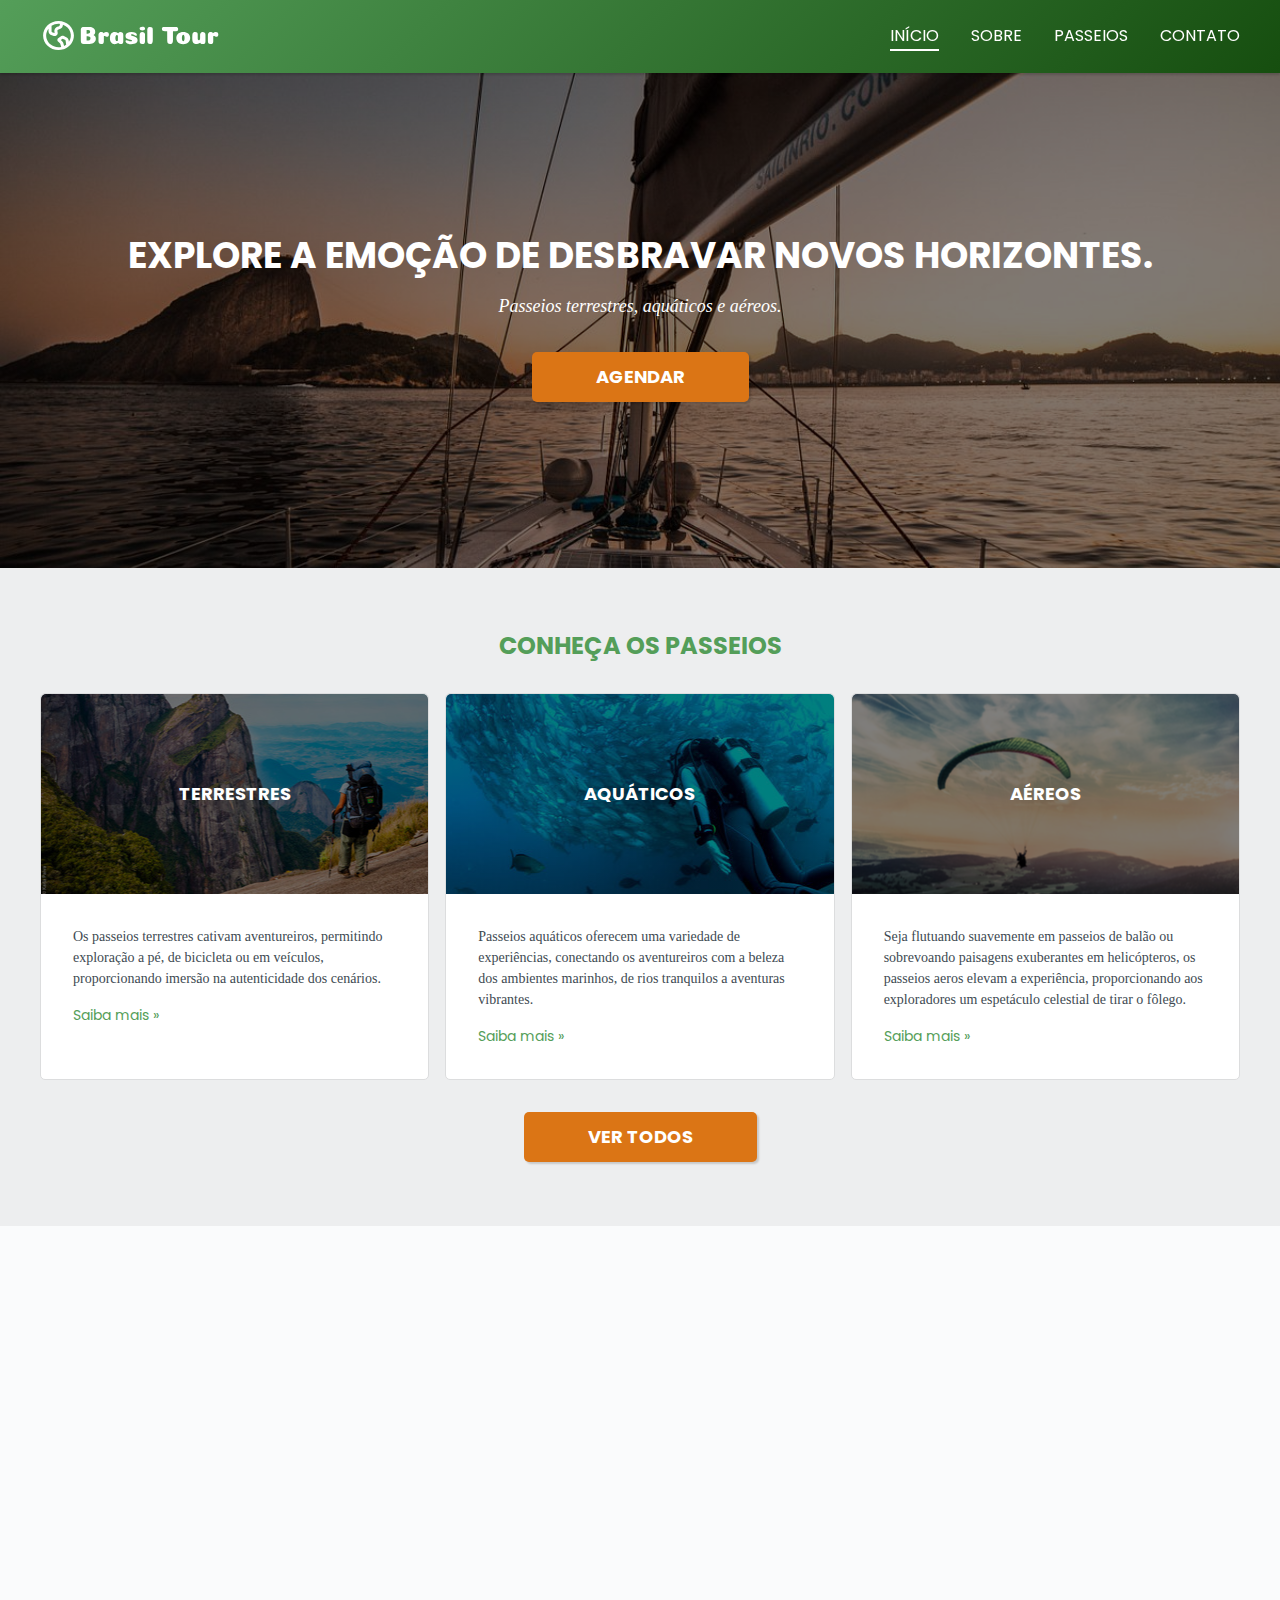
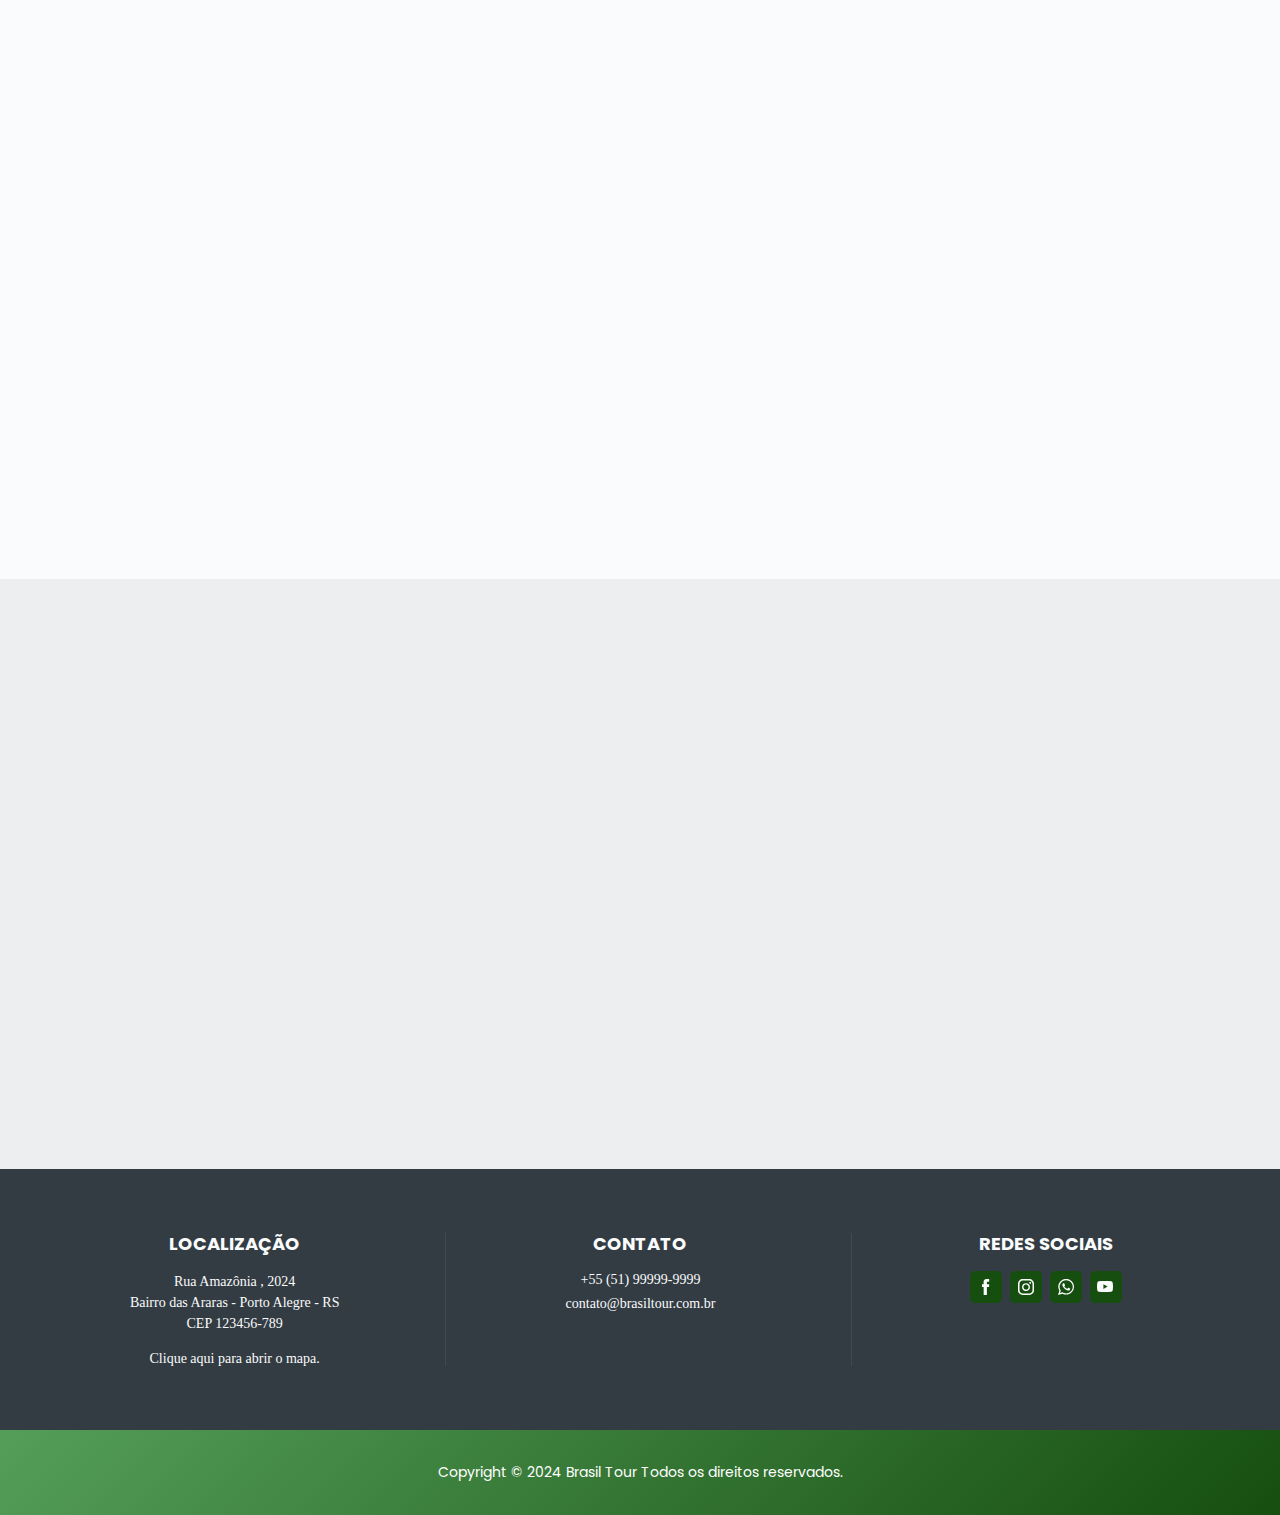
<file: index.html>
<!DOCTYPE html>
<html lang="pt-br">
  <head>
    <meta charset="UTF-8" />
    <title>Brasil Tour | Explore a emoção de desbravar novos horizontes</title>
    <meta http-equiv="X-UA-Compatible" content="IE=edge" />
    <link rel="shortcut icon" href="favicon.ico" type="image/x-icon" />
    <meta
      name="viewport"
      content="width=device-width, initial-scale=1.0"
      shrink-to-fit="no"
    />
    <link rel="preconnect" href="https://fonts.googleapis.com" />
    <link rel="preconnect" href="https://fonts.gstatic.com" crossorigin />
    <link
      href="https://fonts.googleapis.com/css2?family=Poppins:wght@400;700&display=swap"
      rel="stylesheet"
    />

    <link rel="stylesheet" href="./css/style.css" />

    <script>
      document.documentElement.classList.add("js");
    </script>
  </head>

  <body>
    <header class="header">
      <nav class="container header-container">
        <a href="./"><img src="./img/brasil-tour.svg" alt="Brasil Tour" /></a>
        <button data-menu="hamburguer" aria-controls="menu">Menu</button>
        <ul data-menu="lista" id="menu">
          <li><a class="ativo" href="./">Início</a></li>
          <li><a href="sobre.html">Sobre</a></li>
          <li><a href="passeios.html">Passeios</a></li>
          <li><a href="contato.html">Contato</a></li>
        </ul>
      </nav>
    </header>
    <main class="main">
      <div class="container">
        <h1>Explore a emoção de desbravar novos horizontes.</h1>
        <p>Passeios terrestres, aquáticos e aéreos.</p>
        <a class="cta" href="contato.html">Agendar</a>
      </div>
    </main>
    <section class="passeios-home" data-animate="scroll">
      <div class="container">
        <h1 class="titulo">Conheça os Passeios</h1>
        <ul class="passeios-home-lista">
          <li>
            <h2>Terrestres</h2>
            <p>
              Os passeios terrestres cativam aventureiros, permitindo exploração
              a pé, de bicicleta ou em veículos, proporcionando imersão na
              autenticidade dos cenários.
              <a href="passeios.html?#terrestre">Saiba mais »</a>
            </p>
          </li>
          <li>
            <h2>Aquáticos</h2>
            <p>
              Passeios aquáticos oferecem uma variedade de experiências,
              conectando os aventureiros com a beleza dos ambientes marinhos, de
              rios tranquilos a aventuras vibrantes.
              <a href="passeios.html">Saiba mais »</a>
            </p>
          </li>
          <li>
            <h2>Aéreos</h2>
            <p>
              Seja flutuando suavemente em passeios de balão ou sobrevoando
              paisagens exuberantes em helicópteros, os passeios aeros elevam a
              experiência, proporcionando aos exploradores um espetáculo
              celestial de tirar o fôlego.
              <a href="passeios.html">Saiba mais »</a>
            </p>
          </li>
        </ul>

        <a class="cta" href="passeios.html">Ver todos</a>
      </div>
    </section>
    <section class="galeria-home container" data-animate="scroll">
      <h1 class="titulo">Galeria de fotos</h1>
      <ul class="galeria-lista">
        <li><img src="img/quadriciclo.jpg" alt="Quadriciclo" /></li>
        <li><img src="img/balonismo.jpg" alt="Balonismo" /></li>
        <li><img src="img/salto-duplo.jpg" alt="Salto duplo" /></li>
        <li>
          <img src="img/mergulho-cilindro.jpg" alt="Mergulho de Cilindro" />
        </li>
      </ul>
      <a href="passeios.html" class="cta">Ver mais</a>
    </section>
    <section class="sobre-home">
      <div class="container" data-animate="scroll">
        <h1 class="titulo">Sobre a empresa</h1>
        <div class="sobre-container">
          <img src="img/brasil-tour-logo.svg" alt="Brasil Tour" />
          <p>
            A Brasil Tour nasceu do profundo desejo de explorar as riquezas
            deslumbrantes de nosso país. Inspirados pela diversidade cultural,
            pelas paisagens exuberantes e pelo calor humano, buscamos
            transformar a simples vontade de viajar em experiências
            inesquecíveis. Mesmo sem asas, alçamos voo com a imaginação e a
            paixão por desbravar os recantos fascinantes do Brasil.
          </p>
        </div>
        <blockquote class="sobre-quote">
          “Somos uma comunidade de visionários, onde para nós, nem mesmo o
          horizonte é o limite.”
          <cite class="sobre-cite">- Fundador da Brasil Tour</cite>
        </blockquote>
        <a href="sobre.html" class="cta">Sobre</a>
      </div>
    </section>

    <footer class="footer">
      <div class="container">
        <ul class="footer-container">
          <li>
            <h2>Localização</h2>
            <p>
              Rua Amazônia , 2024 <br />
              Bairro das Araras - Porto Alegre - RS <br />
              CEP 123456-789
            </p>
            <br />
            <a
              href="https://www.google.com/maps?hl=pt-BR&gl=br&um=1&ie=UTF-8&fb=1&sa=X&ftid=0x951978fd87d8621b:0xd0413b8f8b08637a"
              target="_blank"
              >Clique aqui para abrir o mapa.</a
            >
          </li>
          <li>
            <h2>Contato</h2>
            <ul class="footer-contato">
              <li><a href="tel:+5551999999999">+55 (51) 99999-9999</a></li>
              <li>
                <a href="mailto:contato@brasiltour.com.br"
                  >contato@brasiltour.com.br</a
                >
              </li>
            </ul>
          </li>
          <li>
            <h2>Redes sociais</h2>
            <ul class="redes-sociais">
              <li>
                <a href="https://www.facebook.com" target="_blank">
                  <img src="img/facebook.svg" alt="facebook Brasil Tour" />
                </a>
              </li>
              <li>
                <a href="https://www.instagram.com" target="_blank">
                  <img src="img/instagram.svg" alt="Instagram Brasil Tour" />
                </a>
              </li>
              <li>
                <a href="https://www.whatsapp.com" target="_blank">
                  <img src="img/whatsapp.svg" alt="Whatsapp Brasil Tour" />
                </a>
              </li>
              <li>
                <a href="https://www.youtube.com" target="_blank">
                  <img src="img/youtube.svg" alt="Youtube Brasil Tour" />
                </a>
              </li>
            </ul>
          </li>
        </ul>
      </div>
      <div class="copyright">
        <p>Copyright © 2024 Brasil Tour Todos os direitos reservados.</p>
      </div>
    </footer>

    <script src="./js/script.js" type="module"></script>
  </body>
</html>
</file>
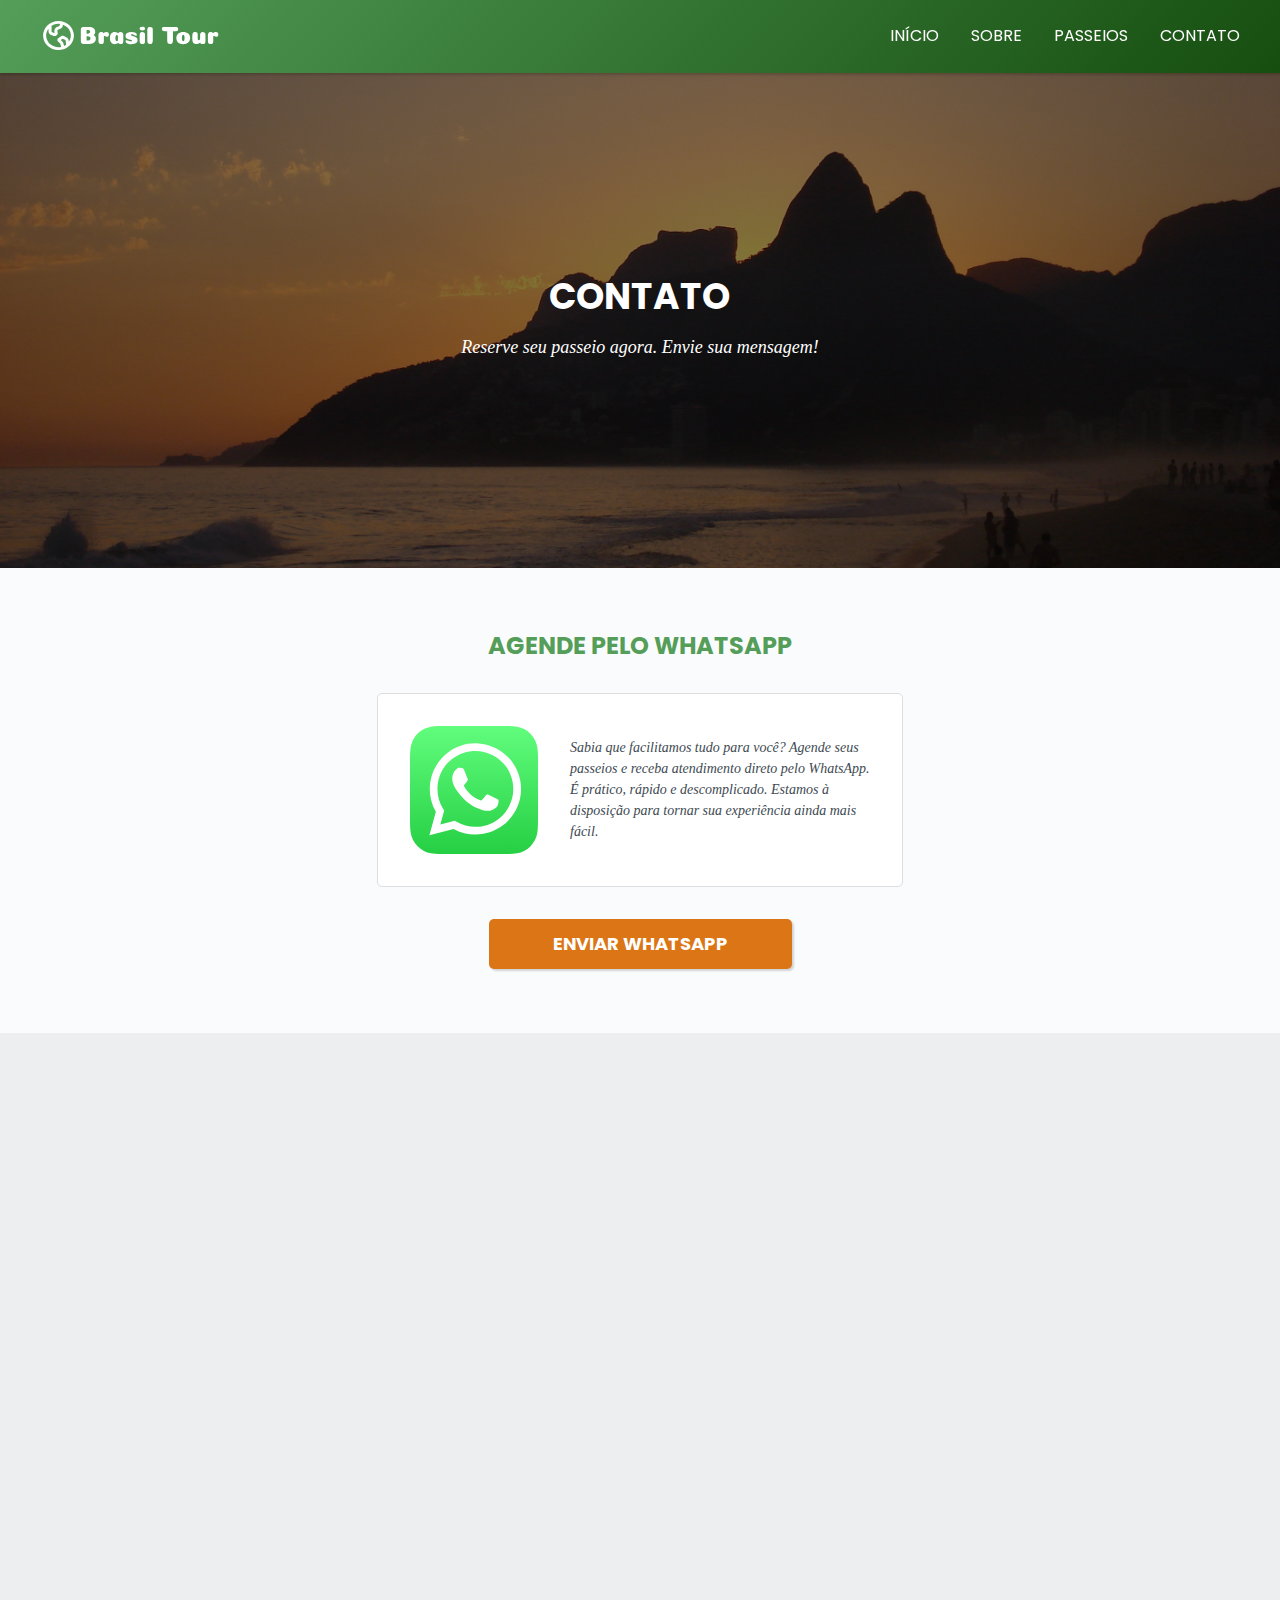
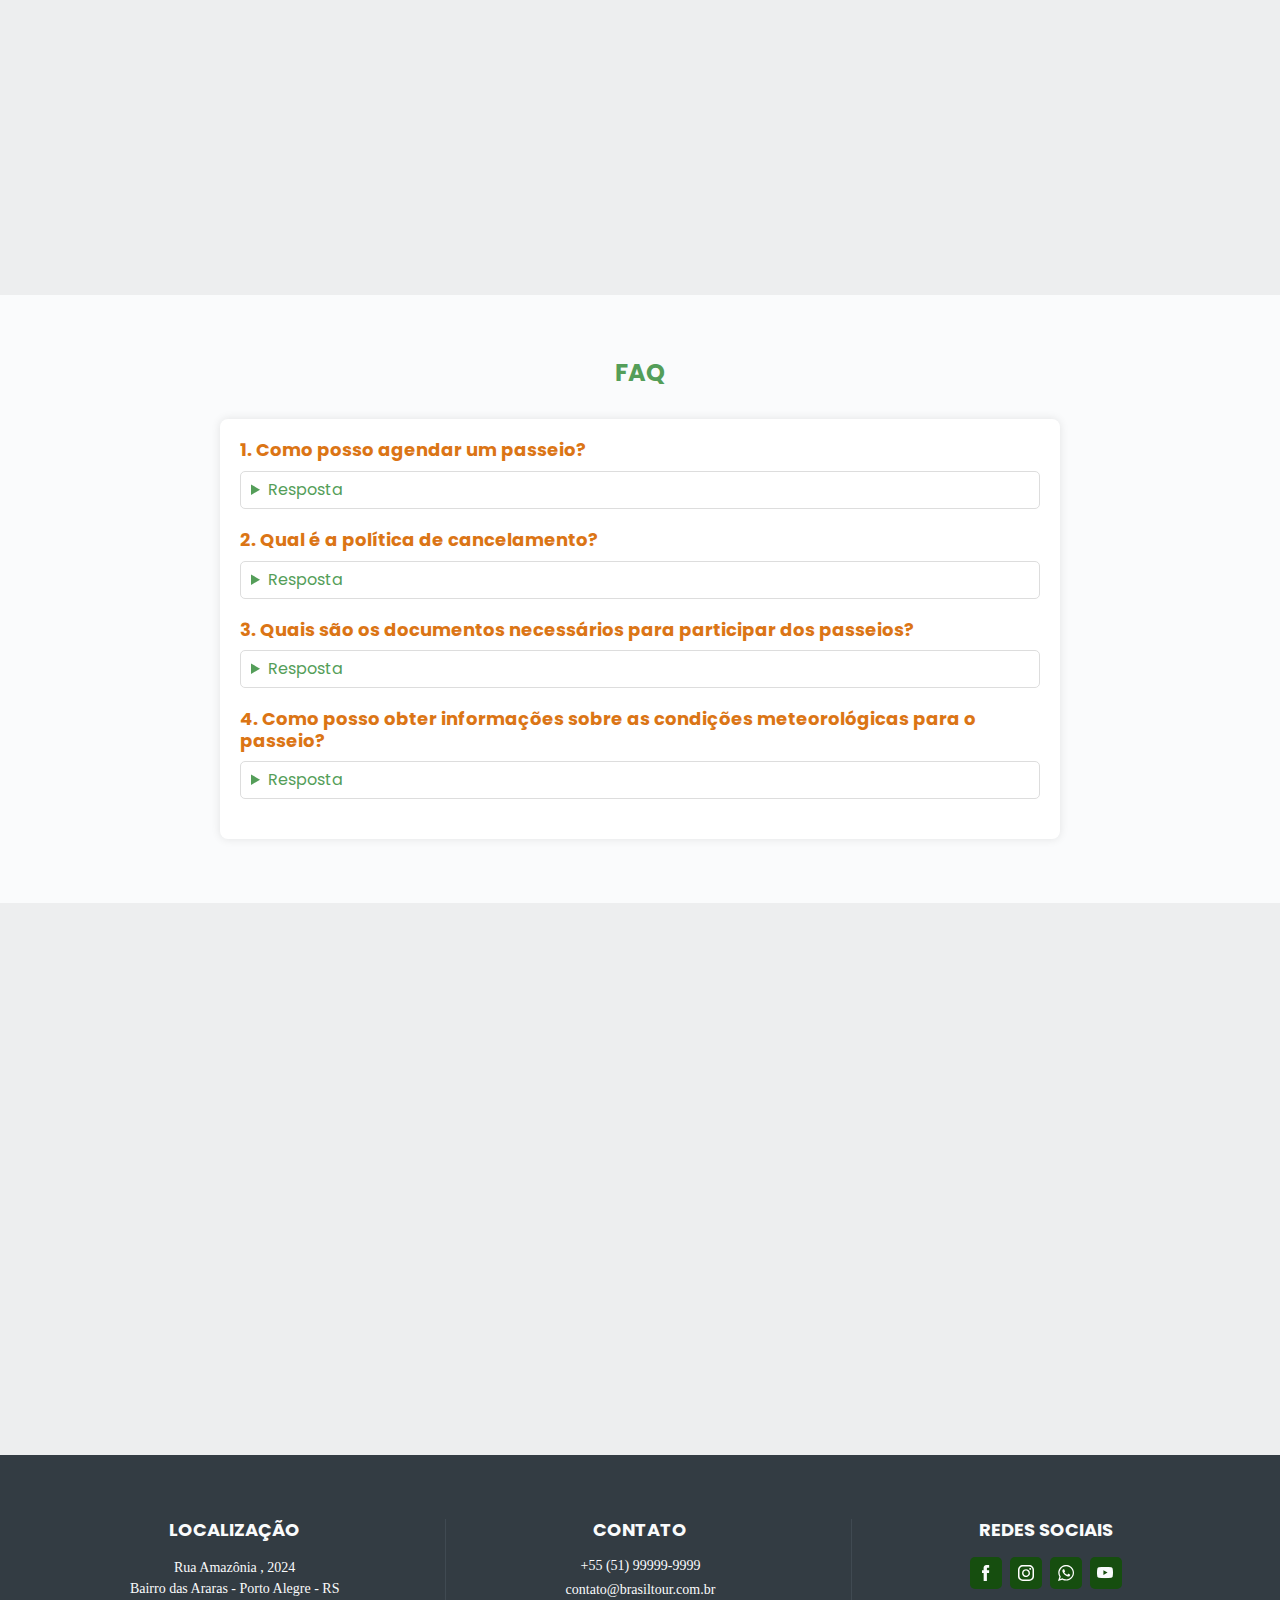
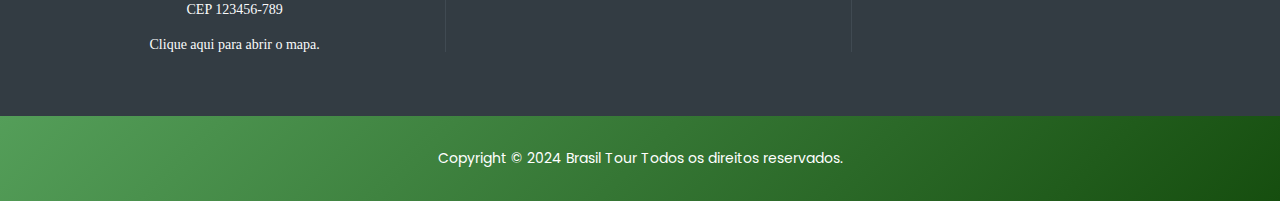
<file: contato.html>
<!DOCTYPE html>
<html lang="pt-br">
  <head>
    <meta charset="UTF-8" />
    <title>Brasil Tour | Contato</title>
    <meta http-equiv="X-UA-Compatible" content="IE=edge" />
    <meta
      name="viewport"
      content="width=device-width, initial-scale=1.0"
      shrink-to-fit="no"
    />

    <link rel="shortcut icon" href="favicon.ico" type="image/x-icon" />
    <link rel="preconnect" href="https://fonts.googleapis.com" />
    <link rel="preconnect" href="https://fonts.gstatic.com" crossorigin />
    <link
      href="https://fonts.googleapis.com/css2?family=Poppins:wght@400;700&display=swap"
      rel="stylesheet"
    />

    <link rel="stylesheet" href="./css/style.css" />

    <script>
      document.documentElement.classList.add("js");
    </script>
  </head>

  <body>
    <header class="header">
      <nav class="container header-container">
        <a href="./"><img src="./img/brasil-tour.svg" alt="Brasil Tour" /></a>
        <button data-menu="hamburguer" aria-controls="menu">Menu</button>
        <ul data-menu="lista" id="menu">
          <li><a href="./">Início</a></li>
          <li><a href="sobre.html">Sobre</a></li>
          <li><a href="passeios.html">Passeios</a></li>
          <li><a href="contato.html">Contato</a></li>
        </ul>
      </nav>
    </header>
    <section class="main contato">
      <div class="container">
        <h1>Contato</h1>
        <p>Reserve seu passeio agora. Envie sua mensagem!</p>
      </div>
    </section>
    <section class="container wpp" data-animate="scroll">
      <h1 class="titulo">Agende pelo Whatsapp</h1>
      <div class="wpp-box">
        <img src="./img/whatsapp-logo.svg" alt="Whatsapp" />
        <p>
          Sabia que facilitamos tudo para você? Agende seus passeios e receba
          atendimento direto pelo WhatsApp. É prático, rápido e descomplicado.
          Estamos à disposição para tornar sua experiência ainda mais fácil.
        </p>
      </div>
      <a href="https://web.whatsapp.com" class="cta">Enviar whatsapp</a>
    </section>

    
    <section class="atendimento">
      <div class="container" data-animate="scroll">
        <h1 class="titulo">Atendimento Personalizado</h1>
  
        <div class="atendimento-container">
          <form id='form' class="form formjs">
            <div id="successMessage" style="display: none;" class="success-box">
              <span class="close" id="closeSuccessMessage">&times;</span>
              <p>Mensagem enviada com sucesso!</p>
            </div>
            <label for="nome">Nome</label>
            <input type="text" name="nome" id="nome" required />
            <label for="email">E-mail</label>
            <input type="email" name="email" id="email" required />
            <label for="passeios">Passeio</label>
            <div class="select">
              <select name="passeio" id="passeio" required>
                <option value="" disabled selected hidden>Selecione</option>
                <option value="asa-delta">Asa-delta</option>
                <option value="balonismo">Balonismo</option>
                <option value="paraquedas">Paraquedas</option>
                <option value="helicoptero">Helicóptero</option>
                <option value="bike_aquatica">Bike aquática</option>
                <option value="mergulho_cilindro">Mergulho com cilindro</option>
                <option value="barco">Barco</option>
                <option value="banana_boat">Banana Boat</option>
                <option value="bicicleta">Bicicleta</option>
                <option value="quadriciclo">Quadriciclo</option>
                <option value="trilhas">Trilhas</option>
                <option value="caminhao_exercito">Caminhão do exército</option>
                Bicicleta
              </select>
            </div>

            <label for="mensagem">Mensagem</label>
            <textarea name="mensagem" id="mensagem" required></textarea>
            <button type="submit" class="cta" name="enviar" id="enviar">
              Enviar
            </button>
          </form>
          <div class="dados">
            <h2>Entre em contato conosco.</h2>
            <ul>
              <li><a href="tel:5551999999999">+55 (51) 99999-9999</a></li>
              <li>
                <a href="tomail:contato@brasiltour.com"
                  >contato@brasiltour.com</a
                >
              </li>
            </ul>
            <h2>Conecte-se conosco nas redes sociais.</h2>
            <ul>
              <li>
                <a href="https://www.facebook.com" target="_blank"
                  >facebook.com</a
                >
              </li>
              <li>
                <a href="https://www.instagram.com" target="_blank"
                  >instagram.com</a
                >
              </li>
              <li>
                <a href="https://www.youtube.com" target="_blank"
                  >youtube.com</a
                >
              </li>
            </ul>
            <h2>Venha nos conhecer pessoalmente</h2>
            <p>
              Rua Amazônia , 2024 <br />
              Bairro das Araras - Porto Alegre - RS <br />
              CEP 123456-789
            </p>

            <h2>Sobre nós</h2>

            <p>
              A Brasil Tour nasceu da aspiração eterna de explorar o
              desconhecido. Movidos pelo desejo de desvendar os encantos do
              Brasil, transformamos essa paixão em realidade, construindo
              experiências seguras e inesquecíveis. Assim como o sonho de voar,
              a Brasil Tour se dedica a proporcionar aventuras que transcendem
              os limites da imaginação, conectando os viajantes ao coração
              pulsante do nosso país.
            </p>
          </div>
        </div>
      </div>
    </section>
    <section class="container">
      <h1 class="titulo">FAQ</h1>
      <div class="box">
        <div class="feature-item">
          <h2 class="feature-title">1. Como posso agendar um passeio?</h2>
          <details>
            <summary>Resposta</summary>
            <p class="feature-description">
              Você pode agendar um passeio facilmente através do nosso site ou
              entrando em contato diretamente pelo WhatsApp.
            </p>
          </details>
        </div>

        <div class="feature-item">
          <h2 class="feature-title">2. Qual é a política de cancelamento?</h2>
          <details>
            <summary>Resposta</summary>
            <p class="feature-description">
              Oferecemos políticas flexíveis de cancelamento. Consulte nossa
              página de termos e condições para obter mais detalhes.
            </p>
          </details>
        </div>

        <div class="feature-item">
          <h2 class="feature-title">
            3. Quais são os documentos necessários para participar dos passeios?
          </h2>
          <details>
            <summary>Resposta</summary>
            <div class="feature-description">
              Os documentos necessários incluem RG ou passaporte, laudo médico,
              ficha de inscrição, carteira e comprovante de residência.
              Certifique-se de verificar os requisitos específicos para cada
              passeio.
            </div>
          </details>
        </div>

        <div class="feature-item">
          <h2 class="feature-title">
            4. Como posso obter informações sobre as condições meteorológicas
            para o passeio?
          </h2>
          <details>
            <summary>Resposta</summary>
            <div class="feature-description">
              Fornecemos atualizações regulares sobre as condições
              meteorológicas em nosso site. Além disso, nossa equipe entrará em
              contato se houver alguma alteração no itinerário devido às
              condições adversas.
            </div>
          </details>
        </div>
      </div>
    </section>

    <section class="mapa">
      <div class="container" data-animate="scroll">
        <h1 class="titulo">Vizualizar no mapa</h1>
        <p>Clique no mapa para abrir o aplicativo Google Maps.</p>
        <a
          href="https://www.google.com/maps?hl=pt-BR&gl=br&um=1&ie=UTF-8&fb=1&sa=X&ftid=0x951978fd87d8621b:0xd0413b8f8b08637a"
          target="_blank"
          ><img src="./img/mapa.jpg" alt="Mapa"
        /></a>
      </div>
    </section>

    <footer class="footer">
      <div class="container">
        <ul class="footer-container">
          <li>
            <h2>Localização</h2>
            <p>
              Rua Amazônia , 2024 <br />
              Bairro das Araras - Porto Alegre - RS <br />
              CEP 123456-789
            </p>
            <br />
            <a
              href="https://www.google.com/maps?hl=pt-BR&gl=br&um=1&ie=UTF-8&fb=1&sa=X&ftid=0x951978fd87d8621b:0xd0413b8f8b08637a"
              target="_blank"
              >Clique aqui para abrir o mapa.</a
            >
          </li>
          <li>
            <h2>Contato</h2>
            <ul class="footer-contato">
              <li><a href="tel:+5551999999999">+55 (51) 99999-9999</a></li>
              <li>
                <a href="mailto:contato@brasiltour.com.br"
                  >contato@brasiltour.com.br</a
                >
              </li>
            </ul>
          </li>
          <li>
            <h2>Redes sociais</h2>
            <ul class="redes-sociais">
              <li>
                <a href="https://www.facebook.com" target="_blank">
                  <img src="img/facebook.svg" alt="facebook Brasil Tour" />
                </a>
              </li>
              <li>
                <a href="https://www.instagram.com" target="_blank">
                  <img src="img/instagram.svg" alt="Instagram Brasil Tour" />
                </a>
              </li>
              <li>
                <a href="https://www.whatsapp.com" target="_blank">
                  <img src="img/whatsapp.svg" alt="Whatsapp Brasil Tour" />
                </a>
              </li>
              <li>
                <a href="https://www.youtube.com" target="_blank">
                  <img src="img/youtube.svg" alt="Youtube Brasil Tour" />
                </a>
              </li>
            </ul>
          </li>
        </ul>
      </div>
      <div class="copyright">
        <p>Copyright © 2024 Brasil Tour Todos os direitos reservados.</p>
      </div>
    </footer>
    <script src="./js/script.js" type="module"></script>
  </body>
</html>
</file>
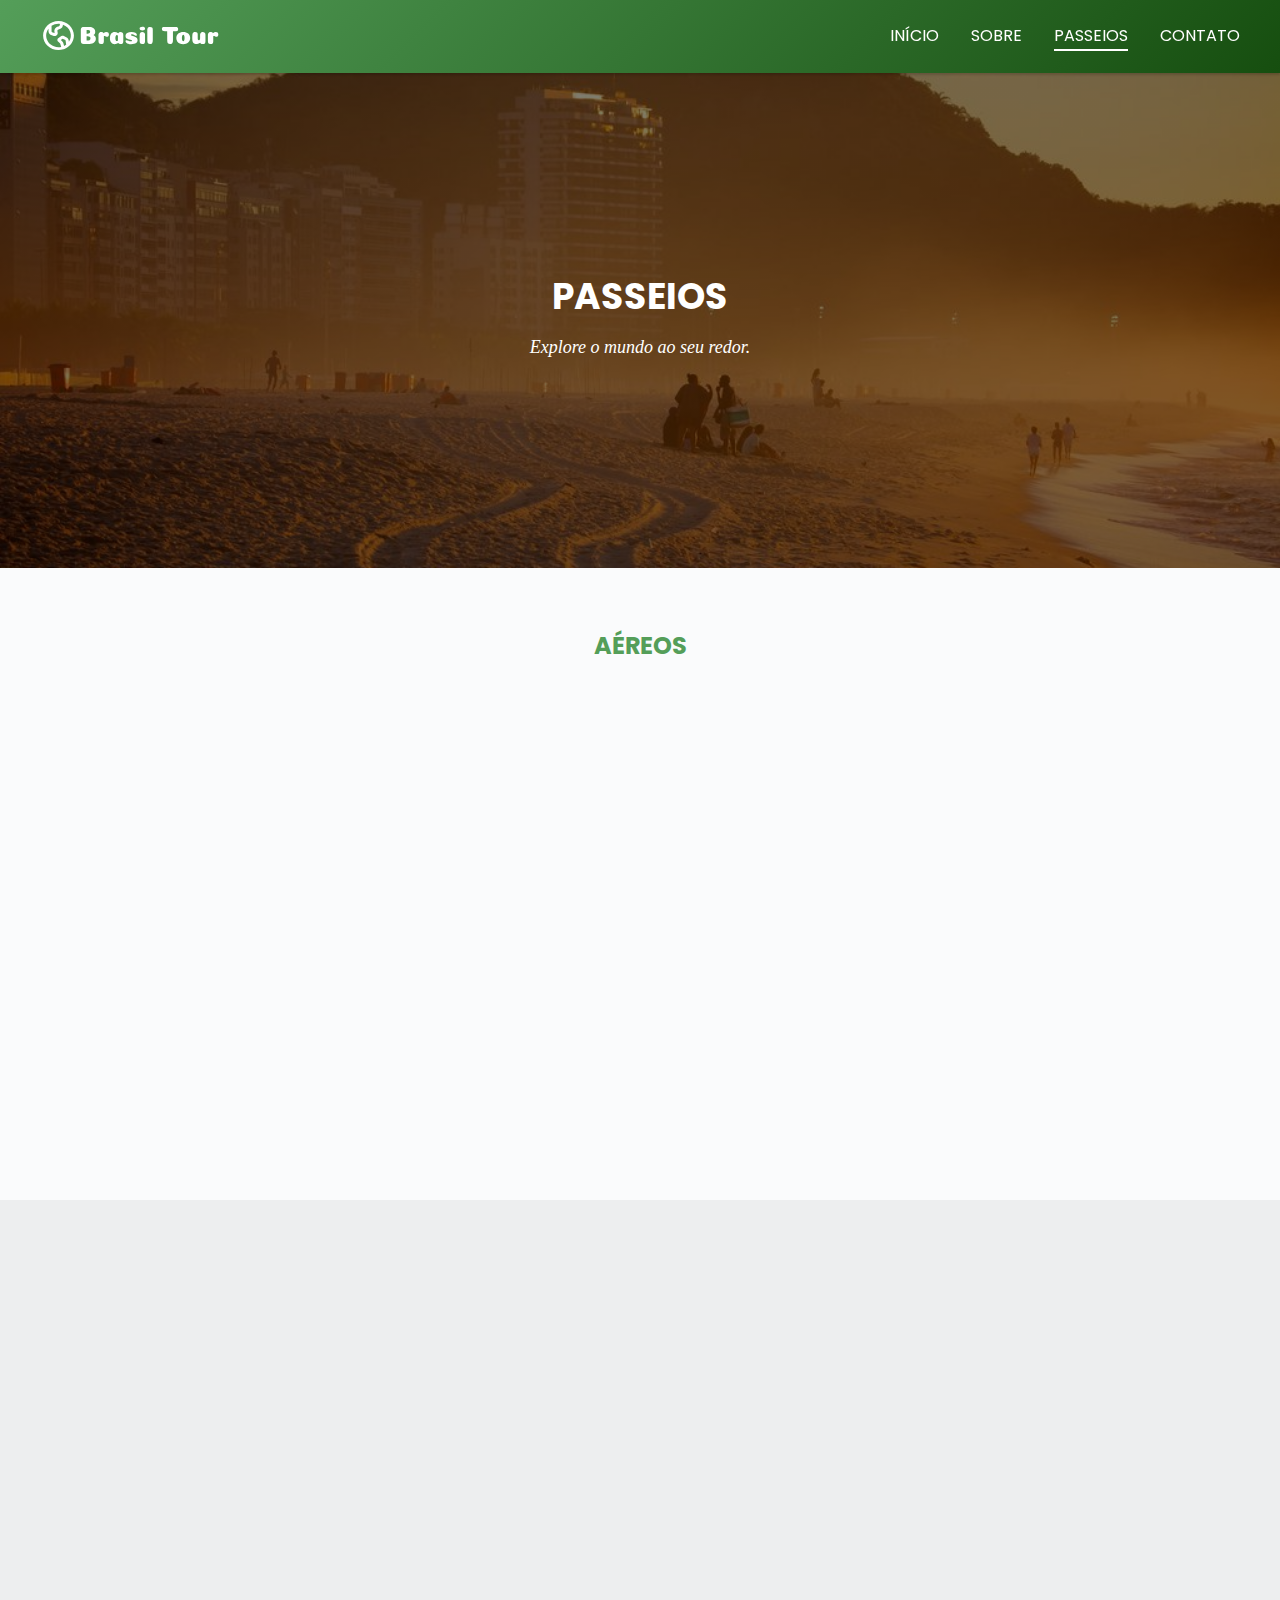
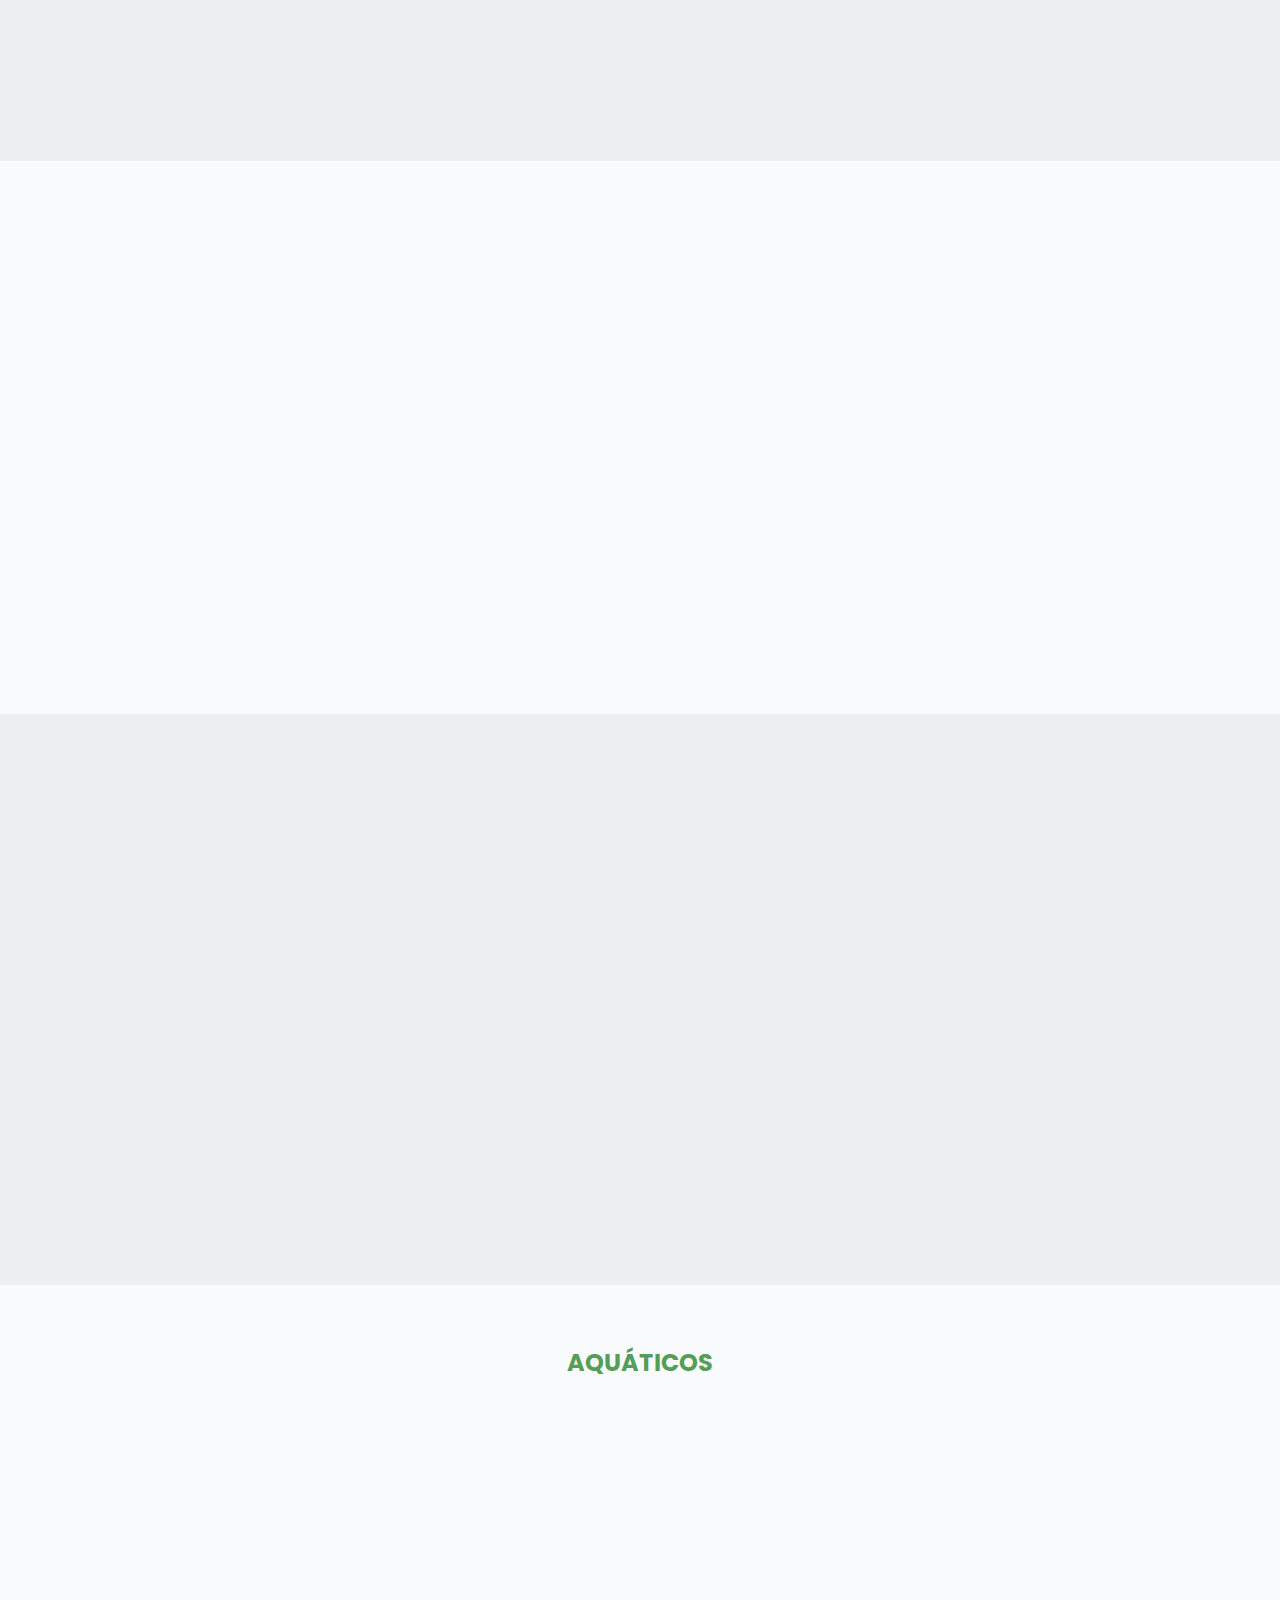
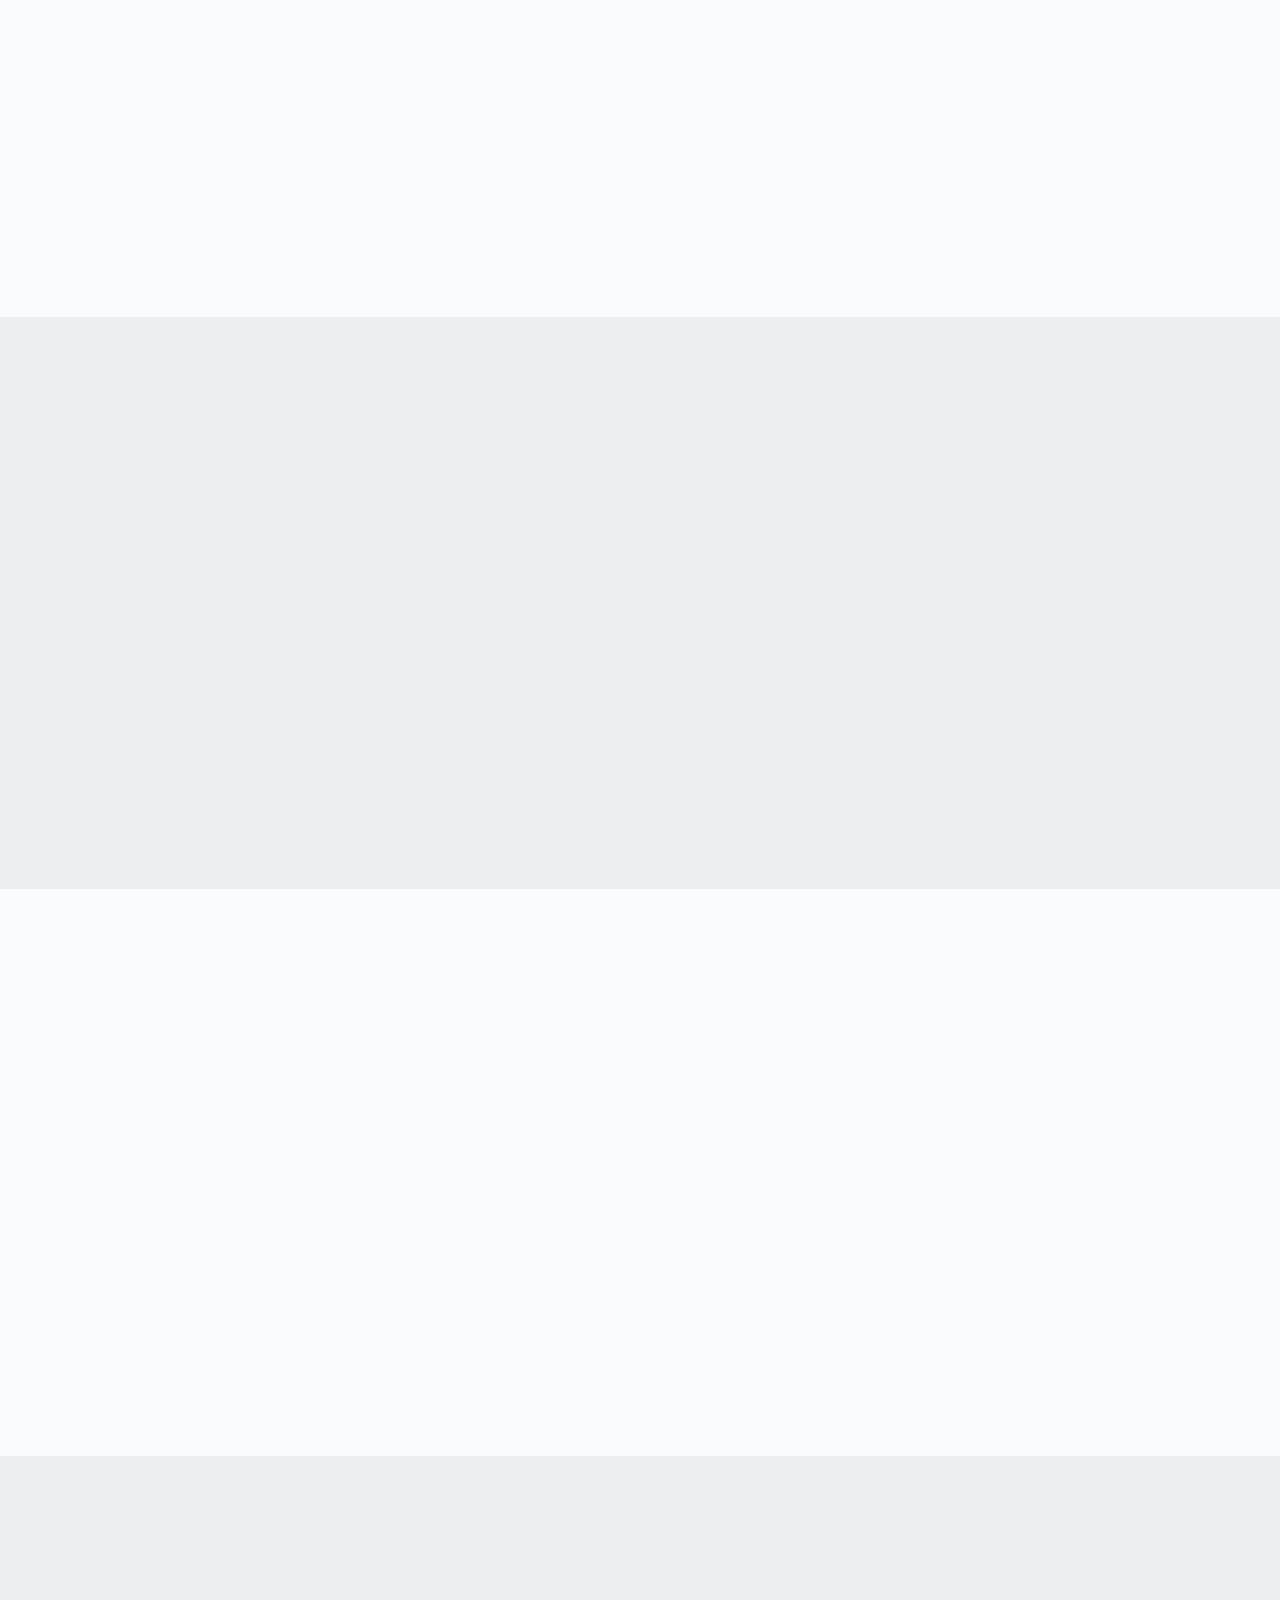
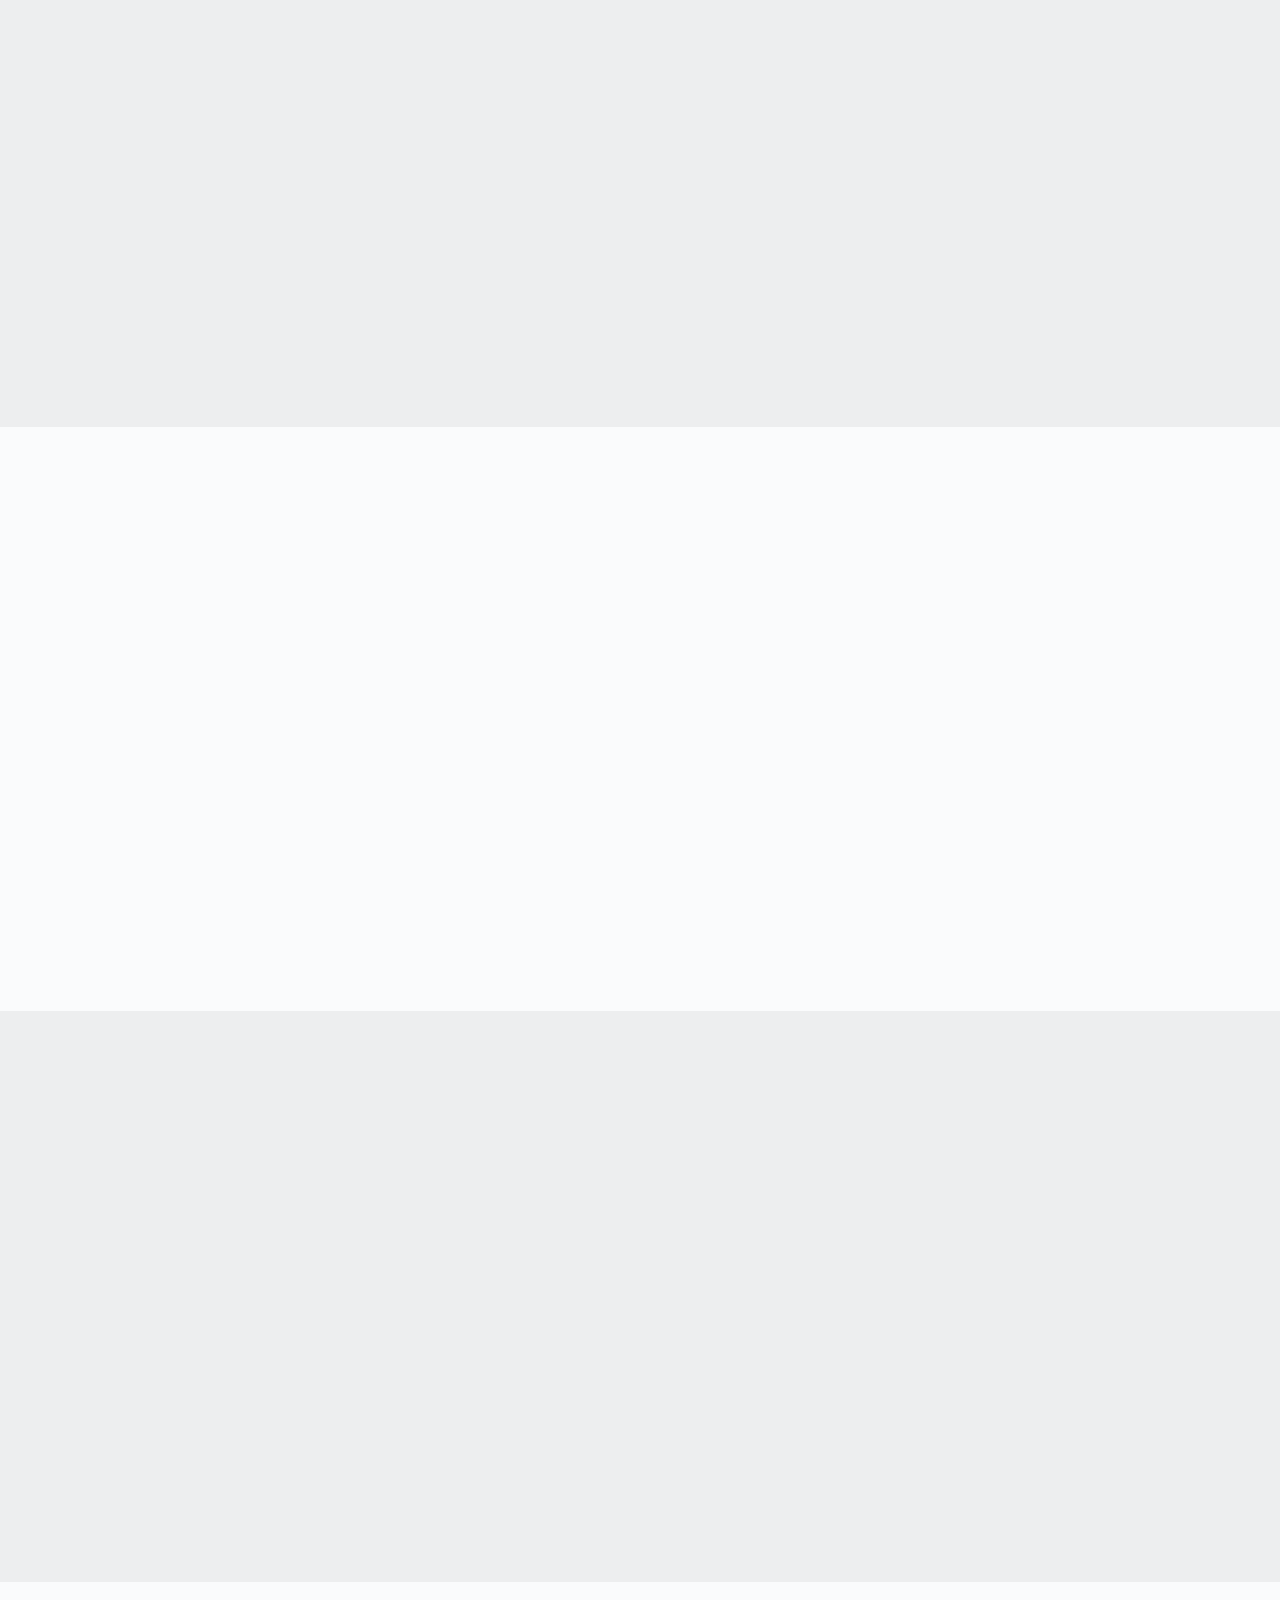
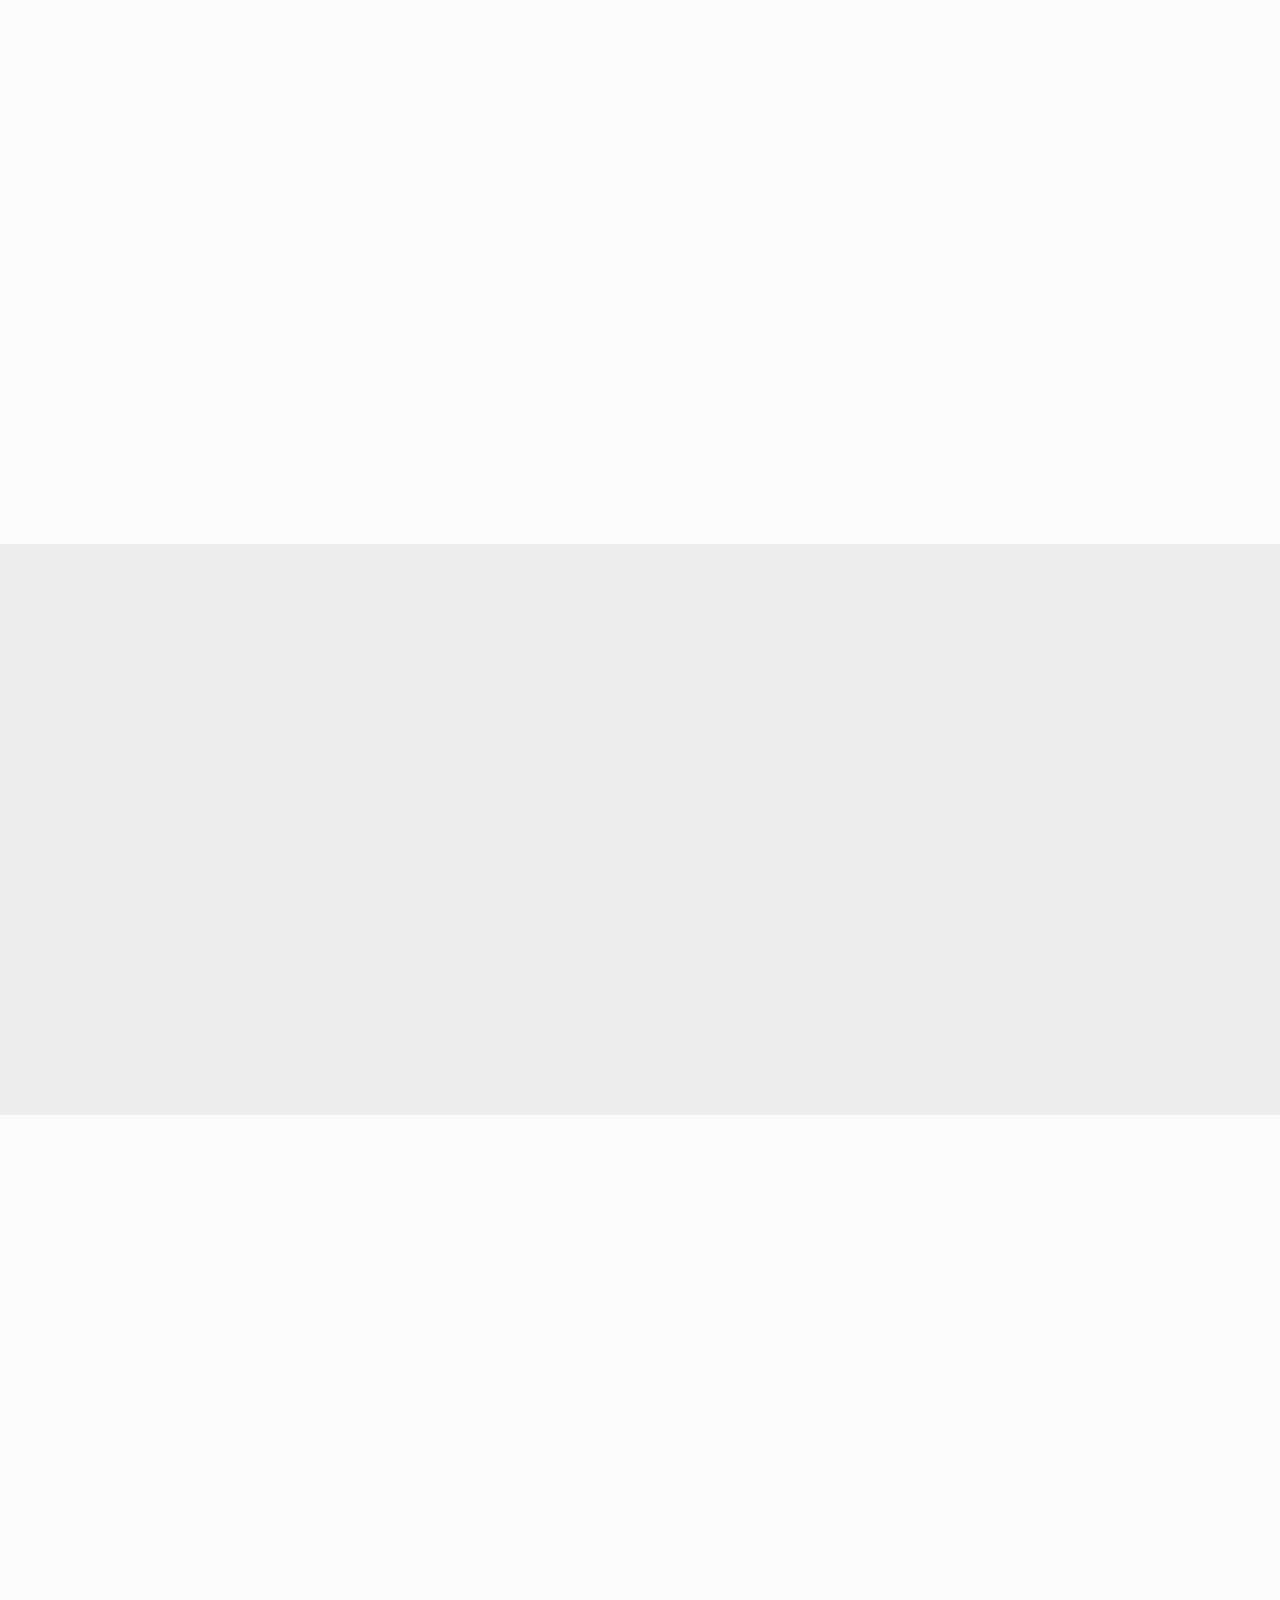
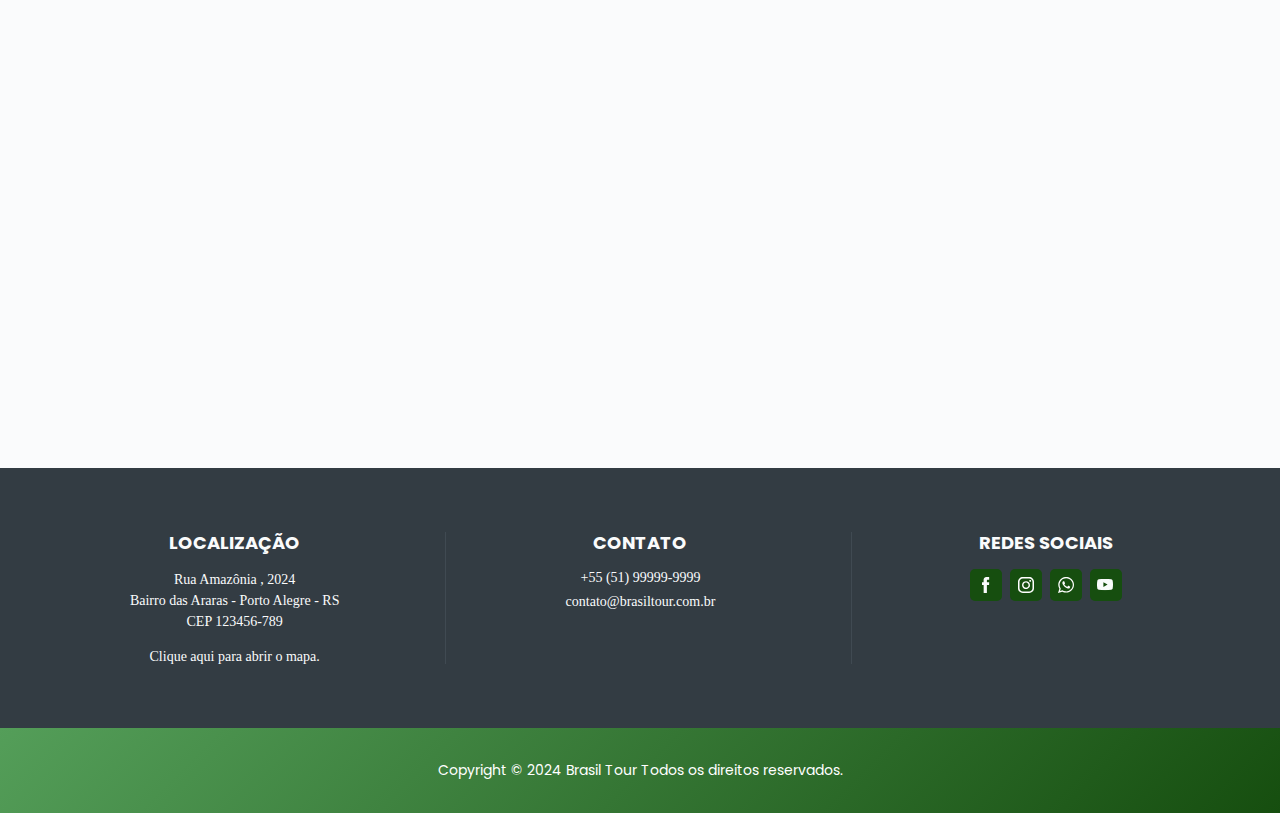
<file: passeios.html>
<!DOCTYPE html>
<html lang="pt-br">
  <head>
    <meta charset="UTF-8" />
    <title>Brasil Tour | Passeios</title>
    <link rel="shortcut icon" href="favicon.ico" type="image/x-icon" />
    <meta http-equiv="X-UA-Compatible" content="IE=edge" />
    <meta
      name="viewport"
      content="width=device-width, initial-scale=1.0"
      shrink-to-fit="no"
    />
    <link rel="preconnect" href="https://fonts.googleapis.com" />
    <link rel="preconnect" href="https://fonts.gstatic.com" crossorigin />
    <link
      href="https://fonts.googleapis.com/css2?family=Poppins:wght@400;700&display=swap"
      rel="stylesheet"
    />
    <link rel="stylesheet" href="./css/style.css" />
    <script>
      document.documentElement.classList.add("js");
    </script>
  </head>

  <body>
    <header class="header">
      <nav class="container header-container">
        <a href="./"><img src="./img/brasil-tour.svg" alt="Brasil Tour" /></a>
        <button data-menu="hamburguer" aria-controls="menu">Menu</button>
        <ul data-menu="lista" id="menu">
          <li><a href="./">Início</a></li>
          <li><a href="sobre.html">Sobre</a></li>
          <li><a class="ativo" href="passeios.html">Passeios</a></li>
          <li><a href="contato.html">Contato</a></li>
        </ul>
      </nav>
    </header>
    <section class="main passeios">
      <div class="container">
        <h1>Passeios</h1>
        <p>Explore o mundo ao seu redor.</p>
      </div>
    </section>

    <section class="container">
      <h1 class="titulo">Aéreos</h1>
      <div class="passeios-container" data-animate="scroll">
        <img src="./img/asa-delta.png" alt="Asa-delta" />
        <div class="info">
          <h2>Asa-delta</h2>
          <p>
            Asa-delta é um tipo de planador composta por tubos de alumínio, que
            proporcionam a sua rigidez estrutural, e uma vela feita de tecidos.
          </p>
          <ul>
            <li>Ficha técnica</li>
            <li>
              Idade mínima: 16 anos (menores de idade devem ir acompanhados dos
              pais.)
            </li>
            <li>
              Peso máximo: 110kg (por questões de segurança não recomendamos
              peso superior.)
            </li>
            <li>
              Limite por pessoa: 2 (acompanhado de instrutor ou pessoa
              experiente.)
            </li>
            <li>
              Documentos necessários: RG ou passaporte, laudo médico, ficha de
              inscrição, carteira e comprovante.
            </li>
          </ul>
          <a href="contato.html" class="cta">Agendar Passeios</a>
        </div>
      </div>
    </section>
    <section class="asa-delta">
      <div class="container passeios-container" data-animate="scroll">
        <img src="./img/balao.png" alt="Balonismo" />
        <div class="info">
          <h2>Balonismo</h2>
          <p>
            O balonismo é um desporto aeronáutico praticado com um balão de ar
            quente. No Brasil, o esporte começou a popularizar-se a partir dos
            anos 90.
          </p>
          <ul>
            <li>Ficha técnica</li>
            <li>
              Idade mínima: 7 anos (menores de idade devem ir acompanhados dos
              pais.)
            </li>
            <li>
              Peso máximo: 86kg (peso individual caso atinja o limite máximo de
              pessoas.)
            </li>
            <li>Limite por pessoa: 13 (incluindo o piloto do balão.)</li>
            <li>
              Documentos necessários: RG ou passaporte, laudo médico, ficha de
              inscrição, carteira e comprovante.
            </li>
          </ul>
          <a href="contato.html" class="cta">Agendar Passeios</a>
        </div>
      </div>
    </section>
    <section class="container" data-animate="scroll">
      <div class="passeios-container">
        <img src="./img/paraquedas-passeios.jpg" alt="Paraquedas" />
        <div class="info">
          <h2>Paraquedas</h2>
          <p>
            O paraquedismo é praticado por desportistas que saltam de aeronaves,
            ou lugares fixos (BASE jumping), fazendo uso de um paraquedas
          </p>
          <ul>
            <li>Ficha técnica</li>
            <li>
              Idade mínima: 16 anos (menores de idade devem ir acompanhados dos
              pais.)
            </li>
            <li>
              Peso máximo: 120kg (por questões de segurança não recomendamos
              peso superior.)
            </li>
            <li>
              Limite por pessoa: 2 (salto duplo somente com acompanhamento do
              instrutor.)
            </li>
            <li>
              Documentos necessários: RG ou passaporte, laudo médico, ficha de
              inscrição, carteira e comprovante.
            </li>
          </ul>
          <a href="contato.html" class="cta">Agendar Passeios</a>
        </div>
      </div>
    </section>
    <section class="asa-delta">
      <div class="container passeios-container" data-animate="scroll">
        <img src="./img/helicoptero.png" alt="Balonismo" />
        <div class="info">
          <h2>Helicóptero</h2>
          <p>
            Eleve sua experiência a novas alturas! Em nosso passeio de
            helicóptero, você descobrirá uma perspectiva única, voando sobre
            paisagens deslumbrantes e criando memórias que ficarão gravadas para
            sempre nos céus da sua jornada.
          </p>
          <ul>
            <li>Ficha técnica</li>
            <li>
              Idade mínima: 2 anos (menores de idade devem ir acompanhados dos
              pais.)
            </li>
            <li>
              Peso máximo: 95kg (peso individual caso atinja o limite máximo de
              pessoas.)
            </li>
            <li>Limite por pessoa: 5 (incluindo o piloto do balão.)</li>
            <li>
              Documentos necessários: RG ou passaporte, laudo médico, ficha de
              inscrição, carteira e comprovante.
            </li>
          </ul>
          <a href="contato.html" class="cta">Agendar Passeios</a>
        </div>
      </div>
    </section>

    <section class="container" id="terrestre">
      <h1 class="titulo">Aquáticos</h1>
      <div class="passeios-container" data-animate="scroll">
        <img src="./img/bike_aquatica.png" alt="Bike Aquática" />
        <div class="info">
          <h2>Bike aquática</h2>
          <p>
            O ciclismo aquático é uma atividade esportiva que adapta ciclismo,
            com os mesmos movimentos de rotação, sendo dentro da água.
          </p>
          <ul>
            <li>Ficha técnica</li>
            <li>
              Idade mínima: 7 anos (menores de idade devem ir acompanhados dos
              pais.)
            </li>
            <li>
              Peso máximo: 110kg (por questões de segurança não recomendamos
              peso superior.)
            </li>
            <li>Limite por pessoa: 1</li>
            <li>
              Documentos necessários: RG ou passaporte, ficha de inscrição e
              comprovante.
            </li>
          </ul>
          <a href="contato.html" class="cta">Agendar Passeios</a>
        </div>
      </div>
    </section>

    <section class="asa-delta" id="terrestre">
      <div class="container passeios-container" data-animate="scroll">
        <img src="./img/mergulho_passeios.jpg" alt="Mergulho de Cilindro" />
        <div class="info">
          <h2>Mergulho com cilindro</h2>
          <p>
            O mecanismo que permite respirar embaixo d´agua o ar comprimido é o
            regulador de pressão que é acoplado ao cilindro de ar comprimido,
            reduz sua pressão até a pressão ambiente e conduz o gás por
            mangueiras até a boca do mergulhador, abrindo e fechando para
            liberar o ar a cada respirada.
          </p>
          <ul>
            <li>Ficha técnica</li>
            <li>
              Idade mínima: 12 anos (menores de idade devem ir acompanhados dos
              pais.)
            </li>
            <li>
              Peso máximo: 120kg (por questões de segurança não recomendamos
              peso superior.)
            </li>
            <li>
              Observação: sujeito à avaliação favorável das condições
              meteorológicas e marítimas, visando assegurar a segurança durante
              o mergulho.
            </li>
            <li>
              Documentos necessários: RG ou passaporte, ficha de inscrição e
              comprovante.
            </li>
          </ul>
          <a href="contato.html" class="cta">Agendar Passeios</a>
        </div>
      </div>
    </section>
    <section class="container" data-animate="scroll">
      <div class="passeios-container">
        <img src="./img/barco.png" alt="Barco" />
        <div class="info">
          <h2>Barco</h2>
          <p>
            Navegar em um passeio de barco é embarcar em uma jornada serena,
            onde as águas revelam paisagens encantadoras e cada onda conta uma
            história única.
          </p>
          <ul>
            <li>Ficha técnica</li>
            <li>
              Idade mínima: 7 anos (menores de idade devem ir acompanhados dos
              pais.)
            </li>
            <li>
              Peso máximo: 110kg (por questões de segurança não recomendamos
              peso superior.)
            </li>
            <li>Limite por pessoa: 1</li>
            <li>
              Documentos necessários: RG ou passaporte, ficha de inscrição e
              comprovante.
            </li>
          </ul>
          <a href="contato.html" class="cta">Agendar Passeios</a>
        </div>
      </div>
    </section>
    <section class="asa-delta" id="terrestre">
      <div class="container passeios-container" data-animate="scroll">
        <img src="./img/banana_boat.png" alt="Paraquedas" />
        <div class="info">
          <h2>Banana Boat</h2>
          <p>
            Um banana boat é um barco inflável recreacional feito geralmente
            para ser rebocado. Foi inventado por Glenn Matthews no fim dos anos
            80.
          </p>
          <ul>
            <li>Ficha técnica</li>
            <li>
              Idade mínima: 10 anos (menores de idade devem ir acompanhados dos
              pais.)
            </li>
            <li>
              Peso máximo: 120kg (por questões de segurança não recomendamos
              peso superior.)
            </li>
            <li>Limite de pessoas: 10</li>
            <li>
              Documentos necessários: RG ou passaporte, ficha de inscrição e
              comprovante.
            </li>
          </ul>
          <a href="contato.html" class="cta">Agendar Passeios</a>
        </div>
      </div>
    </section>
    <section class="container" data-animate="scroll">
      <h1 class="titulo">Terrestres</h1>
      <div class="passeios-container">
        <img src="./img/bicicleta.png" alt="Bicicleta" />
        <div class="info">
          <h2>Bicicleta</h2>
          <p>
            O ciclismo é a prática de se usar uma bicicleta, seja como na
            modalidade ou na forma de locomoção.
          </p>
          <ul>
            <li>Ficha técnica</li>
            <li>
              Idade mínima: 18 anos (menores de idade devem ir acompanhados dos
              pais.)
            </li>
            <li>
              Peso máximo: 110kg (por questões de segurança não recomendamos
              peso superior.)
            </li>
            <li>
              Limite por pessoa: 2 (acompanhado de instrutor ou pessoa
              experiente.)
            </li>
            <li>
              Documentos necessários: RG ou passaporte, ficha de inscrição,
              carteira de motorista e comprovante.
            </li>
          </ul>
          <a href="contato.html" class="cta">Agendar Passeios</a>
        </div>
      </div>
    </section>
    <section class="asa-delta" id="terrestre">
      <div class="container passeios-container" data-animate="scroll">
        <img src="./img/quadriciclo_passeios.jpg" alt="Quadriciclo" />
        <div class="info">
          <h2>Quadriciclo</h2>
          <p>
            Considerado um brinquedo por muitos adultos, o quadriciclo ganhou
            novos espaços nas garagens brasileiras. Essa espécie de moto sobre
            quatro rodas passou a ser utilizada não só para o esporte, mas
            também como opção de lazer em áreas montanhosas e arenosas.
          </p>
          <ul>
            <li>Ficha técnica</li>
            <li>
              Idade mínima: 18 anos (menores de idade devem ir acompanhados dos
              pais.)
            </li>
            <li>
              Peso máximo: 110kg (por questões de segurança não recomendamos
              peso superior.)
            </li>
            <li>
              Limite por pessoa: 2 (acompanhado de instrutor ou pessoa
              experiente.)
            </li>
            <li>
              Documentos necessários: RG ou passaporte, ficha de inscrição,
              carteira de motorista e comprovante.
            </li>
          </ul>
          <a href="contato.html" class="cta">Agendar Passeios</a>
        </div>
      </div>
    </section>
    <section class="container passeios-container" data-animate="scroll">
      <img src="./img/trilha_passeios.png" alt="Balonismo" />
      <div class="info">
        <h2>Trilhas</h2>
        <p>
          Trilha é o caminho que se desenha na natureza, um convite para
          descobertas, aventuras e conexão com o ambiente ao redor.
        </p>
        <ul>
          <li>Ficha técnica</li>
          <li>
            Idade mínima: 7 anos (menores de idade devem ir acompanhados dos
            pais.)
          </li>
          <li>
            Recomendação: levar água e lanche, para ser consumido durante o
            percurso.
          </li>
          <li>
            Observação: sujeito à avaliação favorável das condições
            meteorológicas e marítimas, visando assegurar a segurança durante o
            mergulho.
          </li>
          <li>
            Documentos necessários: RG ou passaporte, ficha de inscrição e
            comprovante.
          </li>
        </ul>
        <a href="contato.html" class="cta">Agendar Passeios</a>
      </div>
    </section>
    <section class="asa-delta" id="terrestre">
      <div class="container passeios-container" data-animate="scroll">
        <img src="./img/caminhao.png" alt="Asa-delta" />
        <div class="info">
          <h2>Caminhão do exército</h2>
          <p>
            Embarque neste veículo robusto que já serviu nas fileiras militares,
            e mergulhe em uma jornada que combina história, adrenalina e
            paisagens deslumbrantes.
          </p>
          <ul>
            <li>Ficha técnica</li>
            <li>
              Idade mínima: 5 anos (menores de idade devem ir acompanhados dos
              pais.)
            </li>
            <li>
              Peso máximo: 110kg (por questões de segurança não recomendamos
              peso superior.)
            </li>
            <li>Limite máximo: 20</li>
            <li>
              Documentos necessários: RG ou passaporte, ficha de inscrição e
              comprovante.
            </li>
          </ul>
          <a href="contato.html" class="cta">Agendar Passeios</a>
        </div>
      </div>
    </section>
    <section class="galeria-home container" data-animate="scroll">
      <h1 class="titulo">Galeria de fotos</h1>
      <ul class="galeria-lista">
        <li><img src="img/quadriciclo.jpg" alt="Quadriciclo" /></li>
        <li><img src="img/balonismo.jpg" alt="Balonismo" /></li>
        <li><img src="img/salto-duplo.jpg" alt="Salto duplo" /></li>
        <li>
          <img src="img/mergulho-cilindro.jpg" alt="Mergulho de Cilindro" />
        </li>
      </ul>
      <a href="passeios.html" class="cta">Ver mais</a>
    </section>
    <footer class="footer">
      <div class="container">
        <ul class="footer-container">
          <li>
            <h2>Localização</h2>
            <p>
              Rua Amazônia , 2024 <br />
              Bairro das Araras - Porto Alegre - RS <br />
              CEP 123456-789
            </p>
            <br />
            <a
              href="https://www.google.com/maps?hl=pt-BR&gl=br&um=1&ie=UTF-8&fb=1&sa=X&ftid=0x951978fd87d8621b:0xd0413b8f8b08637a"
              target="_blank"
              >Clique aqui para abrir o mapa.</a
            >
          </li>
          <li>
            <h2>Contato</h2>
            <ul class="footer-contato">
              <li><a href="tel:+5551999999999">+55 (51) 99999-9999</a></li>
              <li>
                <a href="mailto:contato@brasiltour.com.br"
                  >contato@brasiltour.com.br</a
                >
              </li>
            </ul>
          </li>
          <li>
            <h2>Redes sociais</h2>
            <ul class="redes-sociais">
              <li>
                <a href="https://www.facebook.com" target="_blank">
                  <img src="img/facebook.svg" alt="facebook Brasil Tour" />
                </a>
              </li>
              <li>
                <a href="https://www.instagram.com" target="_blank">
                  <img src="img/instagram.svg" alt="Instagram Brasil Tour" />
                </a>
              </li>
              <li>
                <a href="https://www.whatsapp.com" target="_blank">
                  <img src="img/whatsapp.svg" alt="Whatsapp Brasil Tour" />
                </a>
              </li>
              <li>
                <a href="https://www.youtube.com" target="_blank">
                  <img src="img/youtube.svg" alt="Youtube Brasil Tour" />
                </a>
              </li>
            </ul>
          </li>
        </ul>
      </div>
      <div class="copyright">
        <p>Copyright © 2024 Brasil Tour Todos os direitos reservados.</p>
      </div>
    </footer>
    <script src="./js/script.js" type="module"></script>
  </body>
</html>
</file>
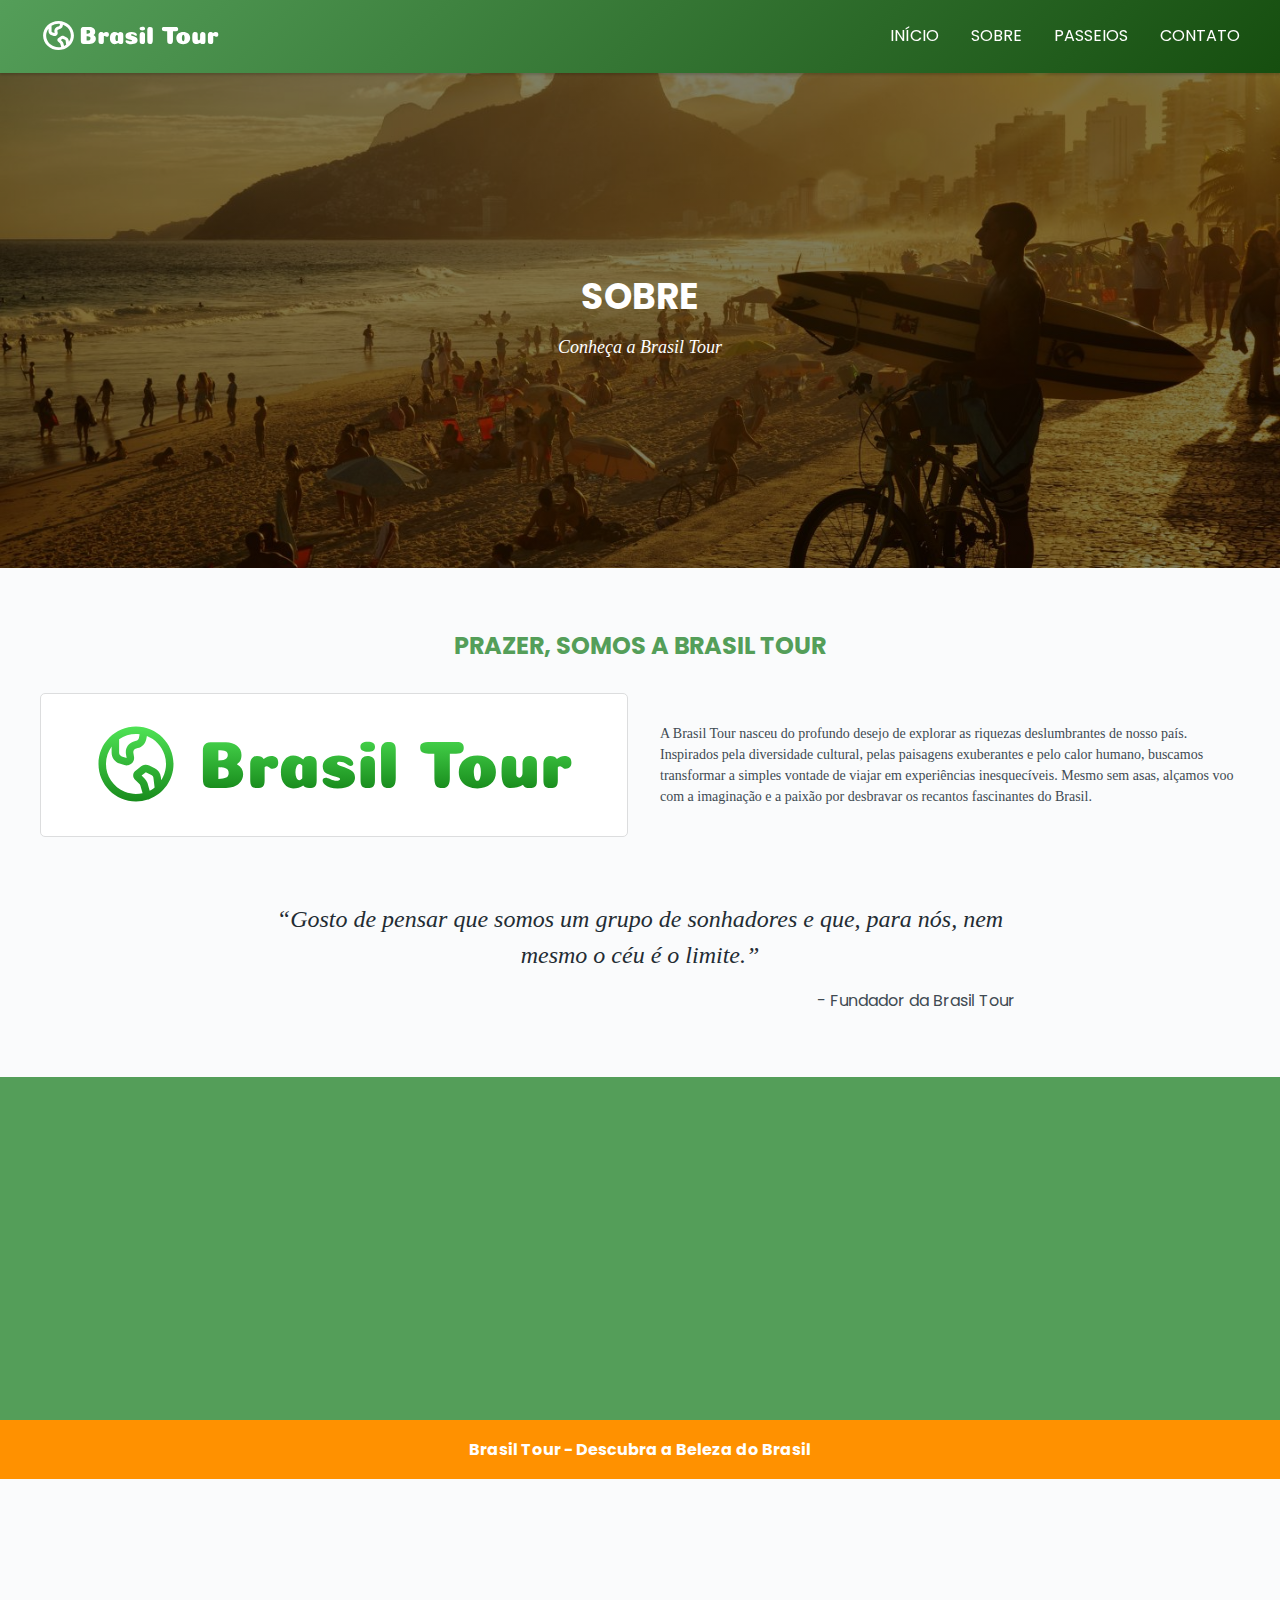
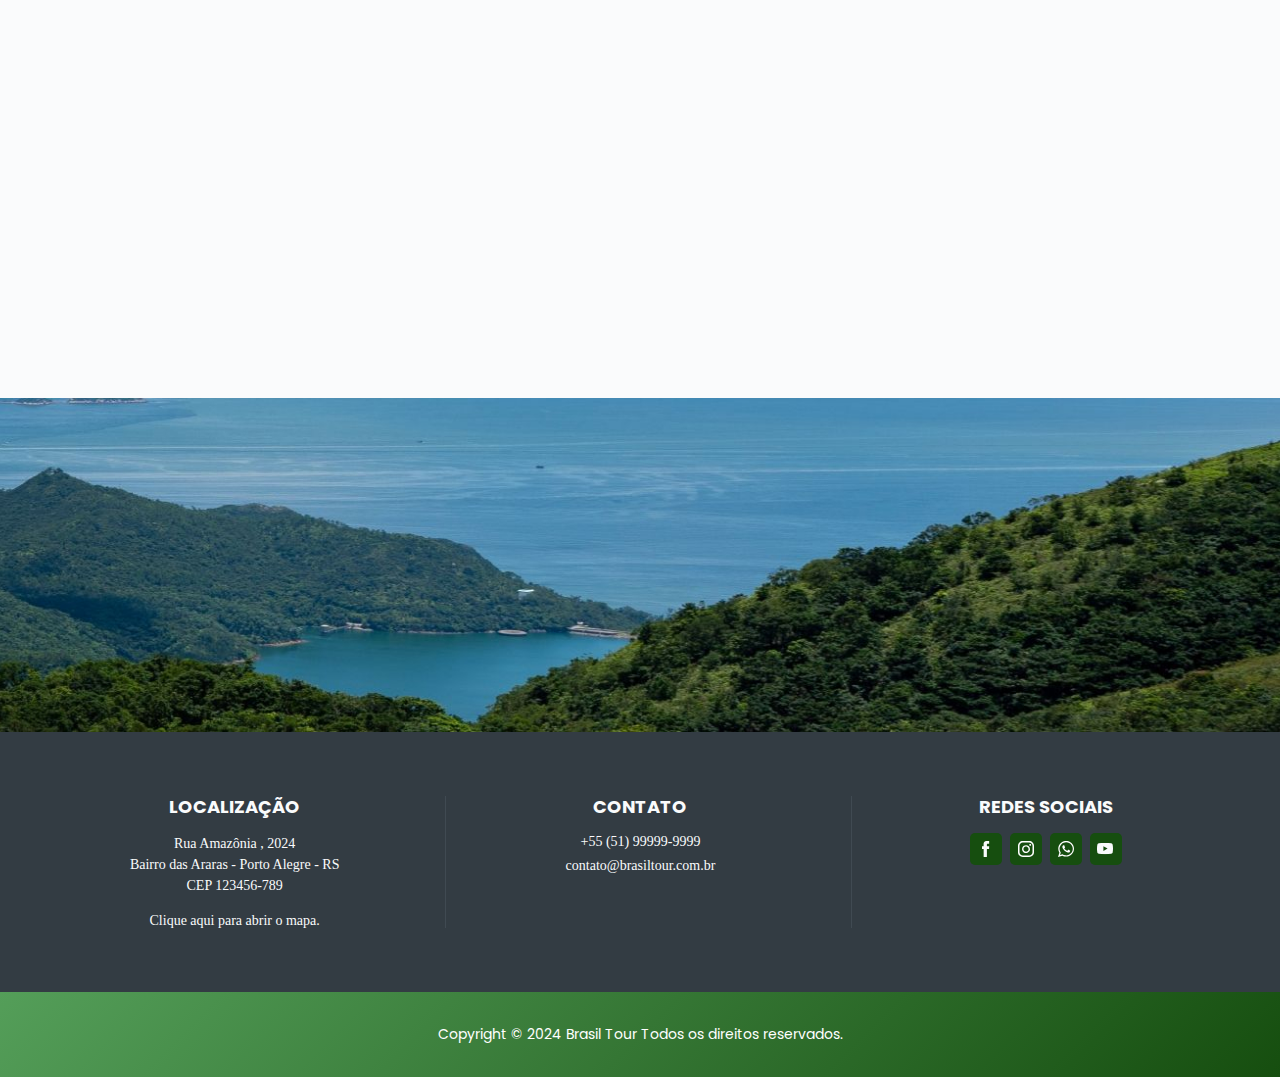
<file: sobre.html>
<!DOCTYPE html>
<html lang="pt-br">
  <head>
    <meta charset="UTF-8" />
    <title>Brasil Tour | Sobre</title>
    <meta http-equiv="X-UA-Compatible" content="IE=edge" />
    <meta
      name="viewport"
      content="width=device-width, initial-scale=1.0"
      shrink-to-fit="no"
    />

    <link rel="shortcut icon" href="favicon.ico" type="image/x-icon" />
    <link rel="preconnect" href="https://fonts.googleapis.com" />
    <link rel="preconnect" href="https://fonts.gstatic.com" crossorigin />
    <link
      href="https://fonts.googleapis.com/css2?family=Poppins:wght@400;700&display=swap"
      rel="stylesheet"
    />

    <link rel="stylesheet" href="./css/style.css" />

    <script>
      document.documentElement.classList.add("js");
    </script>

    <title>Brasil Tour | Sobre</title>
  </head>

  <body>
    <header class="header">
      <nav class="container header-container">
        <a href="./"><img src="./img/brasil-tour.svg" alt="Brasil Tour" /></a>
        <button data-menu="hamburguer" aria-controls="menu">Menu</button>
        <ul data-menu="lista" id="menu">
          <li><a href="./">Início</a></li>
          <li><a href="sobre.html">Sobre</a></li>
          <li><a href="passeios.html">Passeios</a></li>
          <li><a href="contato.html">Contato</a></li>
        </ul>
      </nav>
    </header>
    <section class="main sobre">
      <div class="container">
        <h1>Sobre</h1>
        <p>Conheça a Brasil Tour</p>
      </div>
    </section>
    <section class="container" data-animate="scroll">
      <h1 class="titulo">Prazer, somos a Brasil Tour</h1>
      <div class="sobre-container">
        <img src="img/brasil-tour-logo.svg" alt="Brasil Tour" />
        <p>
          A Brasil Tour nasceu do profundo desejo de explorar as riquezas
          deslumbrantes de nosso país. Inspirados pela diversidade cultural,
          pelas paisagens exuberantes e pelo calor humano, buscamos transformar
          a simples vontade de viajar em experiências inesquecíveis. Mesmo sem
          asas, alçamos voo com a imaginação e a paixão por desbravar os
          recantos fascinantes do Brasil.
        </p>
      </div>
      <blockquote class="sobre-quote">
        “Gosto de pensar que somos um grupo de sonhadores e que, para nós, nem
        mesmo o céu é o limite.”
        <cite class="sobre-cite">- Fundador da Brasil Tour</cite>
      </blockquote>
    </section>
    <section class="mvv">
      <ul class="mvv-lista container" data-animate="scroll">
        <li>
          <h2>Missão</h2>
          <p>
            Conduzir nossos clientes a experiências memoráveis, revelando a
            beleza única do Brasil com excelência e compromisso com a satisfação
          </p>
        </li>
        <li>
          <h2>Visão</h2>
          <p>
            Aspiramos ser a principal referência no setor, celebrada pela
            inovação, sustentabilidade e pela capacidade de proporcionar
            experiências únicas e inspiradoras.
          </p>
        </li>
        <li>
          <h2>Valores</h2>
          <p>
            Guiados pela integridade, sustentabilidade e inovação constante,
            valorizamos a diversidade, a responsabilidade social e a busca
            incessante pela satisfação do cliente.
          </p>
        </li>
      </ul>
    </section>
    <div class="faixa">
      <h1>Brasil Tour - Descubra a Beleza do Brasil</h1>
    </div>

    <section class="container" data-animate="scroll">
      <h1 class="titulo">Nossos Destaques</h1>
      <div class="box">
        <ul class="feature-list">
          <li class="feature-item">
            <h2 class="feature-title">1. Destinos Exclusivos</h2>
            <p class="feature-description">
              Explore locais únicos e deslumbrantes que só a Brasil Tour pode
              oferecer.
            </p>
          </li>

          <li class="feature-item">
            <h2 class="feature-title">2. Guias Especializados</h2>
            <p class="feature-description">
              Nossos guias são apaixonados por compartilhar conhecimento e
              garantir uma experiência enriquecedora.
            </p>
          </li>

          <li class="feature-item">
            <h2 class="feature-title">3. Atendimento Personalizado</h2>
            <p class="feature-description">
              Estamos aqui para tornar cada momento da sua viagem memorável,
              proporcionando um atendimento personalizado.
            </p>
          </li>

          <li class="feature-item">
            <h2 class="feature-title">4. Segurança em Primeiro Lugar</h2>
            <p class="feature-description">
              Comprometidos com os mais altos padrões de segurança para garantir
              tranquilidade em todas as atividades.
            </p>
          </li>
        </ul>
      </div>
    </section>

    <section class="agende">
      <div class="container" data-animate="scroll">
        <h2 class="titulo">AGENDE SEU PASSEIO</h2>
        <p>
          Não perca tempo! Reserve agora o passeio dos seus sonhos e garanta
          memórias inesquecíveis para toda a vida. A aventura aguarda por você!
        </p>
        <a href="contato.html" class="cta">Agendar</a>
      </div>
    </section>

    <footer class="footer">
      <div class="container">
        <ul class="footer-container">
          <li>
            <h2>Localização</h2>
            <p>
              Rua Amazônia , 2024 <br />
              Bairro das Araras - Porto Alegre - RS <br />
              CEP 123456-789
            </p>
            <br />
            <a
              href="https://www.google.com/maps?hl=pt-BR&gl=br&um=1&ie=UTF-8&fb=1&sa=X&ftid=0x951978fd87d8621b:0xd0413b8f8b08637a"
              target="_blank"
              >Clique aqui para abrir o mapa.</a
            >
          </li>
          <li>
            <h2>Contato</h2>
            <ul class="footer-contato">
              <li><a href="tel:+5551999999999">+55 (51) 99999-9999</a></li>
              <li>
                <a href="mailto:contato@brasiltour.com.br"
                  >contato@brasiltour.com.br</a
                >
              </li>
            </ul>
          </li>
          <li>
            <h2>Redes sociais</h2>
            <ul class="redes-sociais">
              <li>
                <a href="https://www.facebook.com" target="_blank">
                  <img src="img/facebook.svg" alt="facebook Brasil Tour" />
                </a>
              </li>
              <li>
                <a href="https://www.instagram.com" target="_blank">
                  <img src="img/instagram.svg" alt="Instagram Brasil Tour" />
                </a>
              </li>
              <li>
                <a href="https://www.whatsapp.com" target="_blank">
                  <img src="img/whatsapp.svg" alt="Whatsapp Brasil Tour" />
                </a>
              </li>
              <li>
                <a href="https://www.youtube.com" target="_blank">
                  <img src="img/youtube.svg" alt="Youtube Brasil Tour" />
                </a>
              </li>
            </ul>
          </li>
        </ul>
      </div>
      <div class="copyright">
        <p>Copyright © 2024 Brasil Tour Todos os direitos reservados.</p>
      </div>
    </footer>
    <script src="./js/script.js" type="module"></script>
  </body>
</html>
</file>
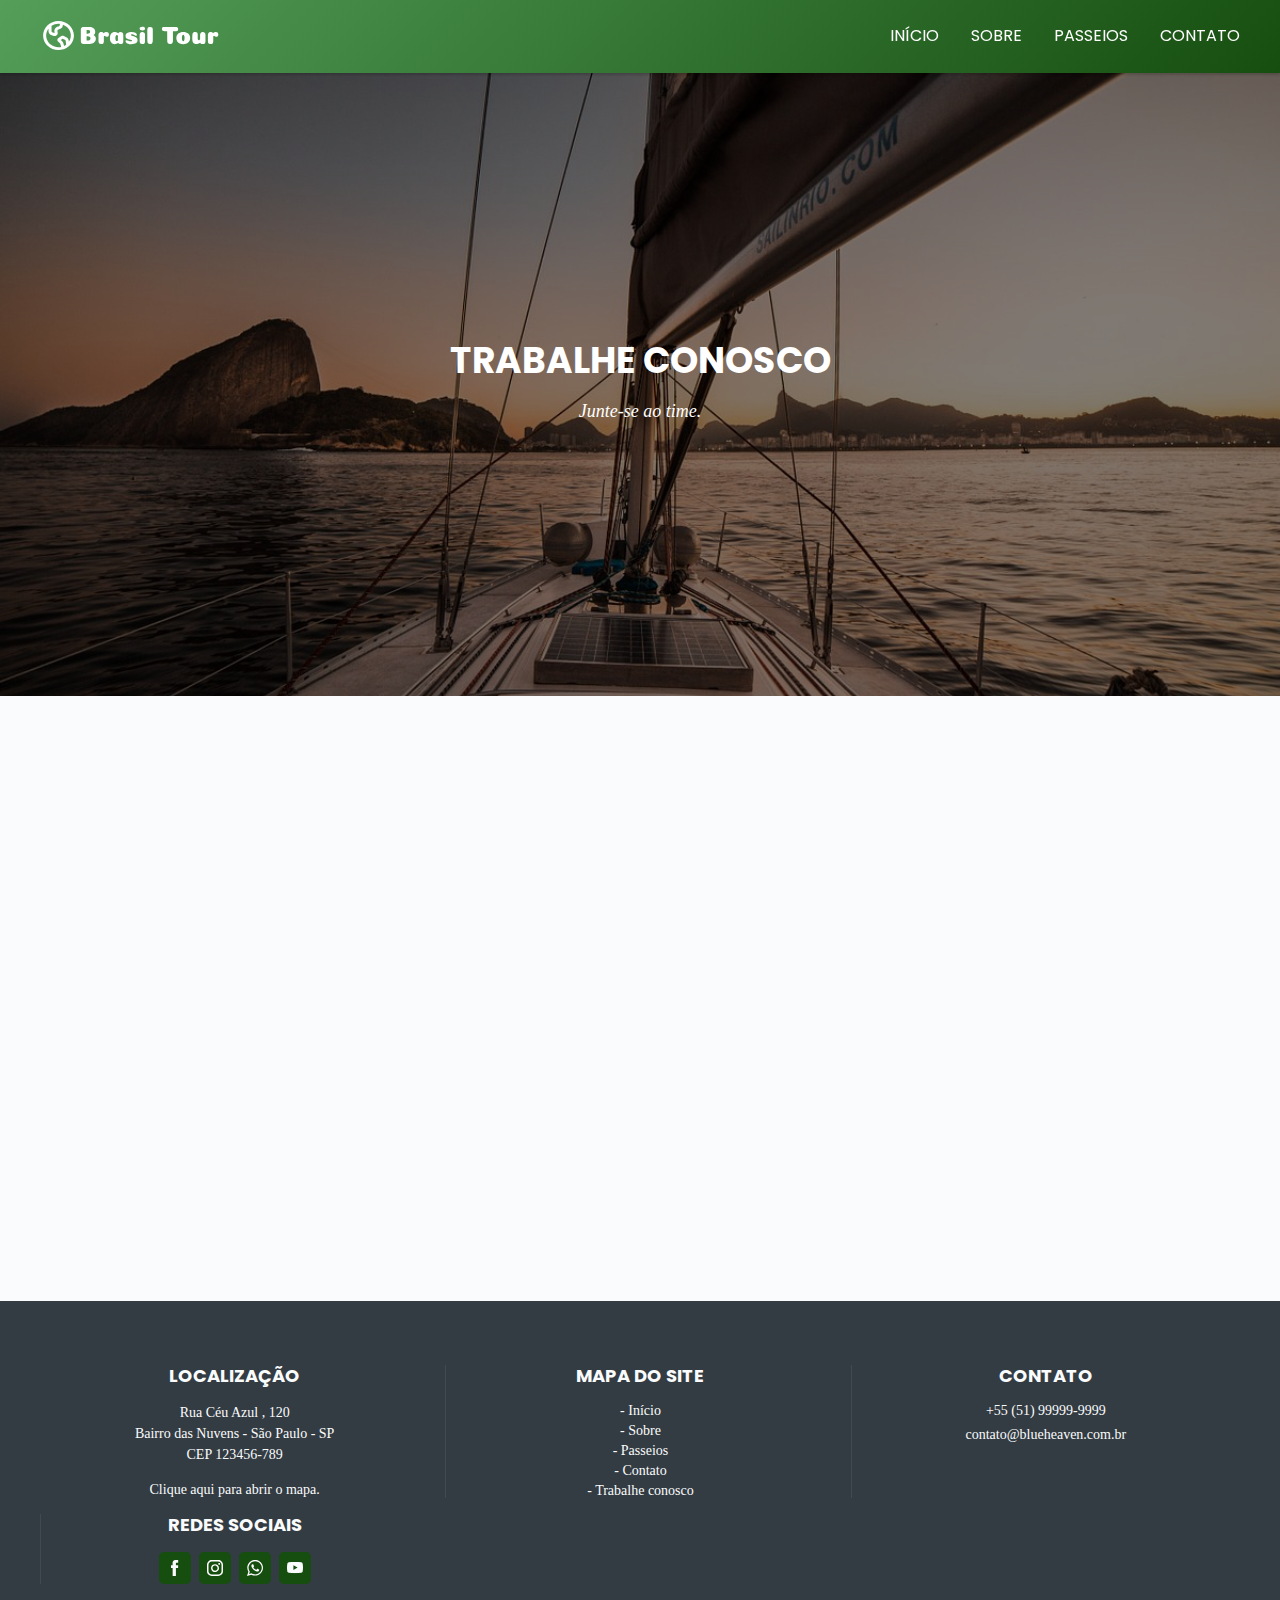
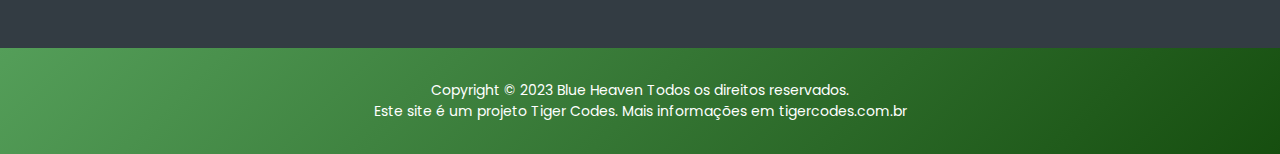
<file: trabalhe-conosco.html>
<!DOCTYPE html>
<html lang="pt-br">

<head>
  <meta charset="UTF-8">
  <title>Blue Heaven | Trabalhe Conosco</title>
  <meta http-equiv="X-UA-Compatible" content="IE=edge">
  <meta name="viewport" content="width=device-width, initial-scale=1.0" shrink-to-fit="no">

  <meta name="description" content="Agende salto de paraquedas, voo de asa-delta e passeio de balão." />
  <meta property="og:title" content="Blue Heaven | Trabalhe Conosco" />
  <meta property="og:description" content="Agende salto de paraquedas, voo de asa-delta e passeio de balão." />
  <meta property="og:type" content="website" />
  <meta property="og:url" content="" />
  <meta property="og:image" content="" />

  <link rel="shortcut icon" href="favicon.ico" type="image/x-icon">
  <link rel="preconnect" href="https://fonts.googleapis.com">
  <link rel="preconnect" href="https://fonts.gstatic.com" crossorigin>
  <link href="https://fonts.googleapis.com/css2?family=Poppins:wght@400;700&display=swap" rel="stylesheet">

  <link rel="stylesheet" href="./css/style.css">

  <script>
    document.documentElement.classList.add("js");
  </script>

</head>

<body>
  <header class="header">
    <nav class="container header-container">
      <a href="./"><img src="./img/brasil-tour.svg" alt="Blue Heaven"></a>
      <button data-menu="hamburguer" aria-controls="menu">Menu</button>
      <ul data-menu="lista" id="menu">
        <li><a href="./">Início</a></li>
        <li><a href="sobre.html">Sobre</a></li>
        <li><a href="passeios.html">Passeios</a></li>
        <li><a href="contato.html">Contato</a></li>
      </ul>
    </nav>
  </header>
  <section class="main trabalhe-conosco">
    <div class="container">
      <h1>TRABALHE CONOSCO</h1>
      <p>Junte-se ao time.</p>
    </div>
  </section>
  <section class="container procura-se" data-animate="scroll">

    <h1 class="titulo">Procuramos pessoas como você!</h1>

    <form method="POST" action="./trabalhe-conosco.html" class="form">
      <label for="nome">Nome</label>
      <input type="text" name="nome" id="nome" required>
      <label for="email">E-mail</label>
      <input type="email" name="email" id="email" required>
      <label for="curriculo">Currículo</label>
      <input class="curriculo" type="file" name="curriculo" id="curriculo" required>
      <button type="submit" class="cta" name="enviar" id="enviar">Enviar</button>
    </form>

  </section>

  <footer class="footer">
    <div class="container">
      <ul class="footer-container">
        <li>
          <h2>Localização</h2>
          <p> Rua Céu Azul , 120 <br>
            Bairro das Nuvens - São Paulo - SP <br>
            CEP 123456-789</p> <br>
          <a href="https://www.google.com" target="_blank">Clique aqui para abrir o mapa.</a>
        </li>
        <li>
          <h2>Mapa do site</h2>
          <ul class="mapa-do-site">
            <li><a href="./">- Início</a></li>
            <li><a href="sobre.html">- Sobre</a></li>
            <li><a href="passeios.html">- Passeios</a></li>
            <li><a href="contato.html">- Contato</a></li>
            <li><a href="trabalhe-conosco.html">- Trabalhe conosco</a></li>
          </ul>
        </li>
        <li>
          <h2>Contato</h2>
          <ul class="footer-contato">
            <li><a href="tel:+5551999999999">+55 (51) 99999-9999</a></li>
            <li><a href="mailto:contato@blueheaven.com.br">contato@blueheaven.com.br</a> </li>
          </ul>
        </li>
        <li>
          <h2>Redes sociais</h2>
          <ul class="redes-sociais">
            <li>
              <a href="https://www.facebook.com" target="_blank">
                <img src="img/facebook.svg" alt="facebook Blue Heaven">
              </a>
            </li>
            <li>
              <a href="https://www.instagram.com" target="_blank">
                <img src="img/instagram.svg" alt="Instagram Blue Heaven">
              </a>
            </li>
            <li>
              <a href="https://www.whatsapp.com" target="_blank">
                <img src="img/whatsapp.svg" alt="Whatsapp Blue Heaven">
              </a>
            </li>
            <li>
              <a href="https://www.youtube.com" target="_blank">
                <img src="img/youtube.svg" alt="Youtube Blue Heaven">
              </a>
            </li>
          </ul>
        </li>
      </ul>
    </div>
    <div class="copyright">
      <p>Copyright © 2023 Blue Heaven Todos os direitos reservados.
      </p>
      <p> Este site é um projeto Tiger Codes. Mais informações em tigercodes.com.br</p>
    </div>
  </footer>
  <script src="./js/script.js" type="module"></script>
</body>

</html>
</file>
<file: css/style.css>
article,
aside,
details,
figcaption,
figure,
footer,
header,
hgroup,
img,
menu,
nav,
section {
  display: block;
}
.cta,
.titulo {
  text-align: center;
}
.cta,
.header li a {
  display: inline-block;
  text-transform: uppercase;
}
.agende p,
.mvv-lista p {
  max-width: 300px;
}
.cta,
.footer h2,
.header li a,
.info h2,
.info li:first-child,
.main h1,
.mvv-lista h2,
.titulo {
  text-transform: uppercase;
}
a,
abbr,
acronym,
address,
applet,
article,
aside,
audio,
b,
big,
blockquote,
body,
canvas,
caption,
center,
cite,
code,
dd,
del,
details,
dfn,
div,
dl,
dt,
em,
embed,
fieldset,
figcaption,
figure,
footer,
form,
h1,
h2,
h3,
h4,
h5,
h6,
header,
hgroup,
html,
i,
iframe,
img,
ins,
kbd,
label,
legend,
li,
mark,
menu,
nav,
object,
ol,
output,
p,
pre,
q,
ruby,
s,
samp,
section,
small,
span,
strike,
strong,
sub,
summary,
sup,
table,
tbody,
td,
tfoot,
th,
thead,
time,
tr,
tt,
u,
ul,
var,
video {
  margin: 0;
  padding: 0;
  border: 0;
  font-size: 100%;
  font: inherit;
  vertical-align: baseline;
}
.cta,
.titulo,
h1,
h2 {
  font-weight: 700;
}
body {
  line-height: 1;
  font-family: Georgia, "Times New Roman", Times, serif;
  background-color: var(--white-1);
  color: var(--black-1);
}
.cta,
.header li a,
.passeios-home-lista a,
h1,
h2,
summary {
  font-family: Poppins, sans-serif;
}
a {
  text-decoration: none;
}
ol,
ul {
  list-style: none;
}
blockquote,
q {
  quotes: none;
}
blockquote:after,
blockquote:before,
q:after,
q:before {
  content: "";
  content: none;
}
table {
  border-collapse: collapse;
  border-spacing: 0;
}
html {
  --green-1: #549e59;
  --green-2: #60cc2d;
  --green-3: #164e0f;
  --orange-1: #dfa977;
  --orange-2: #db7515;
  --orange-3: #e7a261;
  --white-1: #fafbfc;
  --white-2: #edeeef;
  --white-3: #dcddde;
  --black-1: #404a52;
  --black-2: #333c43;
  --black-3: #232c33;
}
section {
  padding: 4rem 0;
}
h1,
h2 {
  line-height: 1.2;
}
.info li,
.sobre-quote,
p {
  line-height: 1.5;
}
img {
  max-width: 100%;
}
p {
  font-size: 0.875rem;
}
.container {
  max-width: 1200px;
  margin-left: auto;
  margin-right: auto;
  padding-left: 1rem;
  padding-right: 1rem;
}
.cta {
  font-size: 1.125rem;
  padding: 1rem 4rem;
  background-color: var(--orange-2);
  border-radius: 5px;
  color: #fff;
  margin-top: 2rem;
  box-shadow: 2px 2px 2px rgba(0, 0, 0, 0.16);
  transition: 0.3s;
}
.cta:hover {
  background: var(--orange-3);
}
.titulo {
  font-size: 1.5rem;
  color: var(--green-1);
  margin-bottom: 2rem;
}
.header {
  position: fixed;
  top: 0;
  width: 100%;
  padding: 1.25rem 0;
  background: linear-gradient(135deg, var(--green-1), var(--green-3));
  box-shadow: 0 2px 2px rgba(0, 0, 0, 0.16);
  z-index: 10;
}
.header-container {
  display: flex;
  justify-content: space-between;
  align-items: center;
  flex-wrap: wrap;
}
.header ul {
  display: flex;
}
.header li + li {
  margin-left: 2rem;
}
.header li a {
  font-size: 1rem;
  color: #fff;
  border-bottom: 2px solid transparent;
  padding: 5px 0;
  transition: 0.1s ease-out;
}
.main,
.passeios-home-lista li h2 {
  color: #fff;
  display: flex;
  align-items: center;
  text-align: center;
}
.header li a.ativo,
.header li a:hover {
  border-bottom: 2px solid #fff;
}
.main {
  margin-top: 68px;
  width: 100%;
  height: 500px;
  background: linear-gradient(rgba(0, 0, 0, 0.5), rgba(0, 0, 0, 0.5)),
    url("../img/bg-home.jpg") center center/cover no-repeat;
}
.main h1 {
  font-size: 2.25rem;
}
.main p {
  font-size: 1.125rem;
  font-style: italic;
  margin-top: 1rem;
}

.galeria-home,
.passeios-home,
.wpp {
  text-align: center;
}
.passeios-home-lista {
  display: grid;
  grid-template-columns: repeat(3, 1fr);
  gap: 1rem;
}
.passeios-home-lista li {
  background: #fff;
  border: 1px solid var(--white-3);
  border-radius: 5px;
  text-align: left;
}
.passeios-home-lista li h2 {
  font-size: 1.125rem;
  font-weight: 700;
  text-transform: uppercase;
  height: 200px;
  border-radius: 5px 5px 0 0;
  background: linear-gradient(rgba(0, 0, 0, 0.5), rgba(0, 0, 0, 0.5)),
    url(../img/trilha.jpg) center center no-repeat;
  justify-content: center;
}
.passeios-home-lista li:nth-child(2) h2 {
  background: linear-gradient(rgba(0, 0, 0, 0.5), rgba(0, 0, 0, 0.5)),
    url(../img/mergulho.jpg) center center no-repeat;
}
.passeios-home-lista li:nth-child(3) h2 {
  background: linear-gradient(rgba(0, 0, 0, 0.5), rgba(0, 0, 0, 0.5)),
    url(../img/paraquedas.png) center center no-repeat;
}
.passeios-home-lista p {
  padding: 2rem;
}
.passeios-home-lista a {
  display: block;
  margin-top: 1rem;
  color: var(--green-1);
  transition: 0.1s ease-out;
}
.dados a:hover,
.footer li a:hover,
.passeios-home-lista a:hover {
  text-decoration: underline;
}
.passeios-home,
.sobre-home {
  width: 100%;
  background-color: var(--white-2);
  text-align: center;
}

.galeria-lista,
.passeios-container {
  display: grid;
  grid-template-columns: 1fr 1fr;
  gap: 1rem;
}
.galeria-lista li img,
.passeios-container img {
  border-radius: 5px;
}
.sobre-container {
  display: grid;
  grid-template-columns: auto 1fr;
  gap: 2rem;
  align-items: center;
}
.footer-container,
.redes-sociais {
  grid-template-columns: repeat(3, 1fr);
}
.sobre-container img {
  padding: 2rem;
  background-color: #fff;
  border: 1px solid var(--white-3);
  border-radius: 5px;
  box-sizing: border-box;
}
.sobre-container p {
  text-align: left;
}
.sobre-quote {
  font-size: 1.5rem;
  font-style: italic;
  max-width: 750px;
  margin: 4rem auto 0;
  color: var(--black-3);
  text-align: center;
}
.info li:first-child,
.sobre-cite {
  font-size: 1rem;
  font-style: normal;
  font-family: Poppins, sans-serif;
}
.sobre-cite {
  display: block;
  text-align: right;
  margin-top: 1rem;
  color: var(--black-1);
}
.agende p,
.info ul,
.wpp-box {
  font-style: italic;
}
.agende,
.contato,
.copyright,
.galeria,
.mapa p,
.mvv-lista {
  text-align: center;
}
.footer,
.footer li a {
  color: var(--white-1);
}
.footer {
  width: 100%;
  background-color: var(--black-2);
  padding-top: 4rem;
}
.footer h2 {
  font-size: 1.125rem;
  margin-bottom: 1rem;
}
.footer li a {
  display: inline-block;
  font-size: 0.875rem;
  transition: 0.1s ease-out;
}
.footer-container {
  display: grid;
  gap: 1rem;
  text-align: center;
}

.footer-container > li + li {
  border-left: 1px solid var(--black-1);
}
.mapa-do-site li + li {
  margin-top: 0.25rem;
}
.footer-contato li + li {
  margin-top: 0.5rem;
}
.redes-sociais {
  display: flex;
  gap: 0.5rem;
  justify-content: center;
}
.redes-sociais li {
  background-color: var(--green-3);
  border-radius: 5px;
  transition: 0.2s;
}
.redes-sociais li a {
  display: flex;
  align-items: center;
  justify-content: center;
  width: 2rem;
  height: 2rem;
}
.redes-sociais li:hover {
  background-color: var(--green-1);
}
.copyright {
  width: 100%;
  background: linear-gradient(135deg, var(--green-1), var(--green-3));
  padding: 2rem 1rem;
  margin-top: 4rem;
  box-sizing: border-box;
}
.copyright p {
  font-family: Poppins, sans-serif;
  color: #fff;
}
.js [data-animate="scroll"] {
  opacity: 0;
  transform: translate3d(0, 32px, 0);
  transition: 1s;
}
.js [data-animate="scroll"].ativo {
  opacity: 1;
  transform: none;
}
[data-menu="hamburguer"] {
  display: none;
}
#form-error {
  color: tomato;
}
.success-box {
  background-color: hsla(122, 100%, 50%, 0.149);
  padding: 1rem;
  text-align: center;
  color: #328b4a;
  margin-bottom: 1rem;
  border: 1px solid #9fdbaf;
  border-radius: 5px;
}

.close {
  color: #333232;
  float: right;
  font-size: 20px;
  font-weight: bold;
  cursor: pointer;
}

.close:hover,
.close:focus {
  color: #333;
  text-decoration: none;
  cursor: pointer;
}

#form-success {
  color: var(--orange-2);
}
.sobre {
  background: linear-gradient(rgba(0, 0, 0, 0.5), rgba(0, 0, 0, 0.5)),
    url(../img/bg-sobre.jpg) center center/cover no-repeat;
  padding: 0;
}
.mvv {
  width: 100%;
  background-color: var(--green-1);
}
.mvv-lista {
  display: grid;
  grid-template-columns: repeat(3, 1fr);
  gap: 1rem;
}
.mvv-lista li {
  background-color: #fff;
  border-radius: 5px;
  padding: 1rem 2rem 2rem;
  border: 1px solid var(--white-3);
}
.mvv-lista h2 {
  font-size: 1.5rem;
  color: var(--green-3);
  margin-bottom: 1rem;
}
.mvv-lista h2::before {
  content: "";
  display: block;
  width: 2rem;
  height: 2rem;
  background: url(../img/missao.svg) center center no-repeat;
  margin: 0 auto 0.25rem;
}
.mvv-lista li:nth-child(2) h2::before {
  background: url(../img/visao.svg) center center no-repeat;
}
.mvv-lista li:nth-child(3) h2::before {
  background: url(../img/valores.svg) center center no-repeat;
}
.mvv-lista p {
  margin: 0 auto;
}
.faixa {
  background-color: #ff9100;
  color: #fff;
  text-align: center;
  padding: 20px;
}

.box {
  max-width: 800px;
  margin: auto;
  background-color: #fff;
  box-shadow: 0 0 10px rgba(0, 0, 0, 0.1);
  padding: 20px;
  border-radius: 8px;
  margin-top: 20px;
}

.feature-list {
  list-style-type: none;
}

.feature-item {
  margin-bottom: 20px;
}

.feature-title {
  font-weight: bold;
  font-size: 18px;
  color: var(--orange-2);
  margin-bottom: 10px;
}

.feature-description {
  margin-top: 10px;
  font-size: 14px;
  color: var(--black-1);
}

details {
  border: 1px solid #ddd;
  border-radius: 5px;
  padding: 10px;
  transition: background-color 0.3s;
}

summary {
  cursor: pointer;
  font-size: 16px;
  color: var(--green-1);
  outline: none;
}

.dados li + li {
  margin-top: 1rem;
}
.agende p,
.procura-se .form,
.wpp-box {
  margin: 0 auto;
}
.agende {
  width: 100%;
  background: url(../img/bg-agendar.jpg) center center/cover no-repeat;
}
.agende .titulo,
.agende p {
  color: #fff;
}
.passeios {
  background: linear-gradient(rgba(0, 0, 0, 0.5), rgba(0, 0, 0, 0.5)),
    url(../img/bg-passeios.jpg) center center/cover no-repeat;
  width: 100%;
  padding: 0;
}
.info h2 {
  font-size: 1.125rem;
  color: var(--orange-1);
}
.form .curriculo,
.info p,
.info ul {
  font-size: 0.875rem;
}
.info p {
  margin: 1rem 0 2rem;
}
.info ul {
  border: 1px solid var(--white-3);
  border-radius: 5px;
}
.info li:first-child {
  text-align: center;
  border-radius: 5px 5px 0 0;
}
.info li {
  background-color: var(--white-1);
  padding: 0.5rem 1rem;
}
.info li:last-child {
  border-radius: 0 0 5px 5px;
  padding-bottom: 1rem;
}
.info li + li {
  border-top: 1px solid var(--white-3);
}
.info li:nth-of-type(odd) {
  background-color: #fff;
}
.asa-delta {
  background-color: var(--white-2);
}
.galeria {
  width: 100%;
  background: var(--white-2);
}
.contato {
  background: linear-gradient(rgba(0, 0, 0, 0.5), rgba(0, 0, 0, 0.5)),
    url(../img/bg-contato.jpg) center center/cover no-repeat;
  padding: 0;
}
.form,
.wpp-box {
  border: 1px solid var(--white-3);
  padding: 2rem;
  box-sizing: border-box;
}
.wpp-box {
  background-color: #fff;
  display: grid;
  grid-template-columns: auto 1fr;
  gap: 2rem;
  align-items: center;
  max-width: 526px;
  border-radius: 5px;
  text-align: left;
}
.atendimento,
.mapa {
  width: 100%;
  background-color: var(--white-2);
}
.atendimento-container {
  display: grid;
  grid-template-columns: minmax(250px, 480px) minmax(250px, 1fr);
  gap: 4rem;
}
.form {
  background: var(--white-1);
  border-radius: 5px;
  width: 100%;
  max-width: 480px;
  align-self: start;
}
.form button,
.form input,
.form label,
.form select,
.form textarea {
  display: block;
  width: 100%;
}
.form label {
  font-family: Poppins, sans-serif;
  font-size: 1.125rem;
  margin-bottom: 0.5rem;
}
.dados h2,
.form input,
.form select,
.mapa p {
  margin-bottom: 1rem;
}
.form input,
.form select,
.form textarea {
  font-family: Georgia, "Times New Roman", Times, serif;
  font-size: 1.125rem;
  color: var(--black-1);
  padding: 1rem;
  box-sizing: border-box;
  border: 1px solid var(--white-3);
  border-radius: 5px;
  background-color: #fff;
  -webkit-appearance: none;
  -moz-appearance: none;
}
.select {
  position: relative;
}
.select::after {
  content: " ";
  display: inline-block;
  position: absolute;
  width: 1rem;
  height: 0.5rem;
  background: url(../img/seta.svg) center center no-repeat;
  right: 1rem;
  top: 50%;
  transform: translate3d(0, -50%, 0);
  pointer-events: none;
}
.form textarea {
  max-width: 100%;
  height: 200px;
  resize: vertical;
}
.form button {
  border: none;
  cursor: pointer;
}
.dados h2 {
  font-size: 1.5rem;
  font-weight: 400;
  margin-top: 2rem;
}
.dados a,
.dados p,
.mapa p {
  font-size: 1.125rem;
  font-style: italic;
}
.dados h2:first-child {
  margin-top: 0;
}
.dados a,
.dados p {
  color: var(--black-1);
  opacity: 0.8;
}
.mapa img {
  border-radius: 5px;
  transition: 0.3s;
}
.mapa img:hover {
  opacity: 0.6;
}

.form .curriculo {
  padding: 0;
  border: none;
  border-radius: 0;
  background: 0 0;
}
.curriculo::-webkit-file-upload-button {
  visibility: hidden;
}
.curriculo::before {
  display: inline-block;
  content: "Selecionar";
  font-family: Poppins, sans-serif;
  background-color: var(--white-2);
  padding: 0.5rem 1rem;
  border-radius: 5px;
  border: 1px solid var(--white-3);
  cursor: pointer;
  -webkit-user-select: none;
  user-select: none;
  transition: 0.3s;
}
.curriculo:hover::before {
  background-color: var(--white-3);
}
@media only screen and (max-width: 750px) {
  .header {
    height: 4.25rem;
    box-sizing: border-box;
  }
  .js .header-container {
    flex-wrap: nowrap;
  }
  .js [data-menu="hamburguer"] {
    display: flex;
    padding: 0;
    align-items: center;
    border: none;
    background: 0 0;
    outline: 0;
    font-family: Poppins, sans-serif;
    color: #fff;
    text-transform: uppercase;
    font-size: 1rem;
    cursor: pointer;
    margin-left: 1rem;
  }
  .js [data-menu="hamburguer"]::after {
    content: " ";
    display: inline-block;
    width: 2rem;
    height: 0.125rem;
    background-color: #fff;
    margin-left: 1rem;
    box-shadow: 0 0.5rem #fff, 0 -0.5rem #fff;
    position: relative;
  }
  .js [data-menu="lista"] {
    display: none;
    position: absolute;
    top: 4.25rem;
    right: 1rem;
    background-color: #fff;
    width: 200px;
    padding: 1rem;
    border-radius: 0 0 5px 5px;
    box-sizing: border-box;
    z-index: 100;
    box-shadow: 0 2px 2px rgba(0, 0, 0, 0.08);
  }
  .js [data-menu="lista"].ativo {
    display: block;
  }
  .js [data-menu="lista"] li + li {
    margin-left: 0;
    padding-top: 0.5rem;
    margin-top: 0.5rem;
    border-top: 1px solid var(--white-3);
  }
  .js [data-menu="lista"] li a {
    font-size: 0.875rem;
    text-transform: none;
    color: var(--black-1);
    border: none;
    transition: 0.1s ease-out;
  }
  .js [data-menu="lista"] li a:hover {
    color: var(--white-3);
  }
  .atendimento-container,
  .footer-container,
  .galeria-lista,
  .mvv-lista,
  .passeios-container,
  .passeios-home,
  .passeios-home-lista,
  .sobre-container {
    grid-template-columns: 1fr;
    justify-items: center;
  }
  .contato,
  .main,
  .passeios,
  .sobre {
    height: 400px;
  }
  .main {
    background: linear-gradient(rgba(0, 0, 0, 0.5), rgba(0, 0, 0, 0.5)),
      url("../img/bg-home-mobile.jpg") center center/cover no-repeat;
  }
  .sobre {
    background: linear-gradient(rgba(0, 0, 0, 0.5), rgba(0, 0, 0, 0.5)),
      url("../img/bg-sobre-mobile.jpg") center center/cover no-repeat;
  }
  .passeios {
    background: linear-gradient(rgba(0, 0, 0, 0.5), rgba(0, 0, 0, 0.5)),
      url("../img/bg-passeios-mobile.jpg") center center/cover no-repeat;
  }
  .contato {
    background: linear-gradient(rgba(0, 0, 0, 0.5), rgba(0, 0, 0, 0.5)),
      url("../img/bg-contato-mobile.jpg") center center/cover no-repeat;
  }

  .passeios-home-lista li {
    max-width: 388px;
  }
  .passeios-home-lista p {
    padding: 1rem;
  }
  .sobre-quote {
    margin-top: 2rem;
  }
  .footer-container {
    gap: 2rem;
  }
  .footer-container > li + li {
    padding-left: 0;
    width: 100%;
    border-left: none;
    padding-top: 2rem;
    border-top: 1px solid var(--black-1);
  }

  .atendimento-container,
  .passeios-container {
    gap: 2rem;
  }
  .info {
    text-align: center;
    max-width: 592px;
  }
  .wpp-box {
    gap: 1rem;
  }
  .dados h2 {
    font-size: 1.125rem;
  }
  .dados a,
  .dados p,
  .mapa p {
    font-size: 0.875rem;
  }
  @media only screen and (max-width: 400px) {
    .main h1 {
      font-size: 1.5rem;
    }
    .titulo {
      font-size: 1.125rem;
    }
    .wpp-box {
      grid-template-columns: 1fr;
      justify-items: center;
      text-align: center;
    }
    .form {
      padding: 1rem;
    }
    .form .cta {
      margin-top: 1rem;
    }
  }
}
</file>
